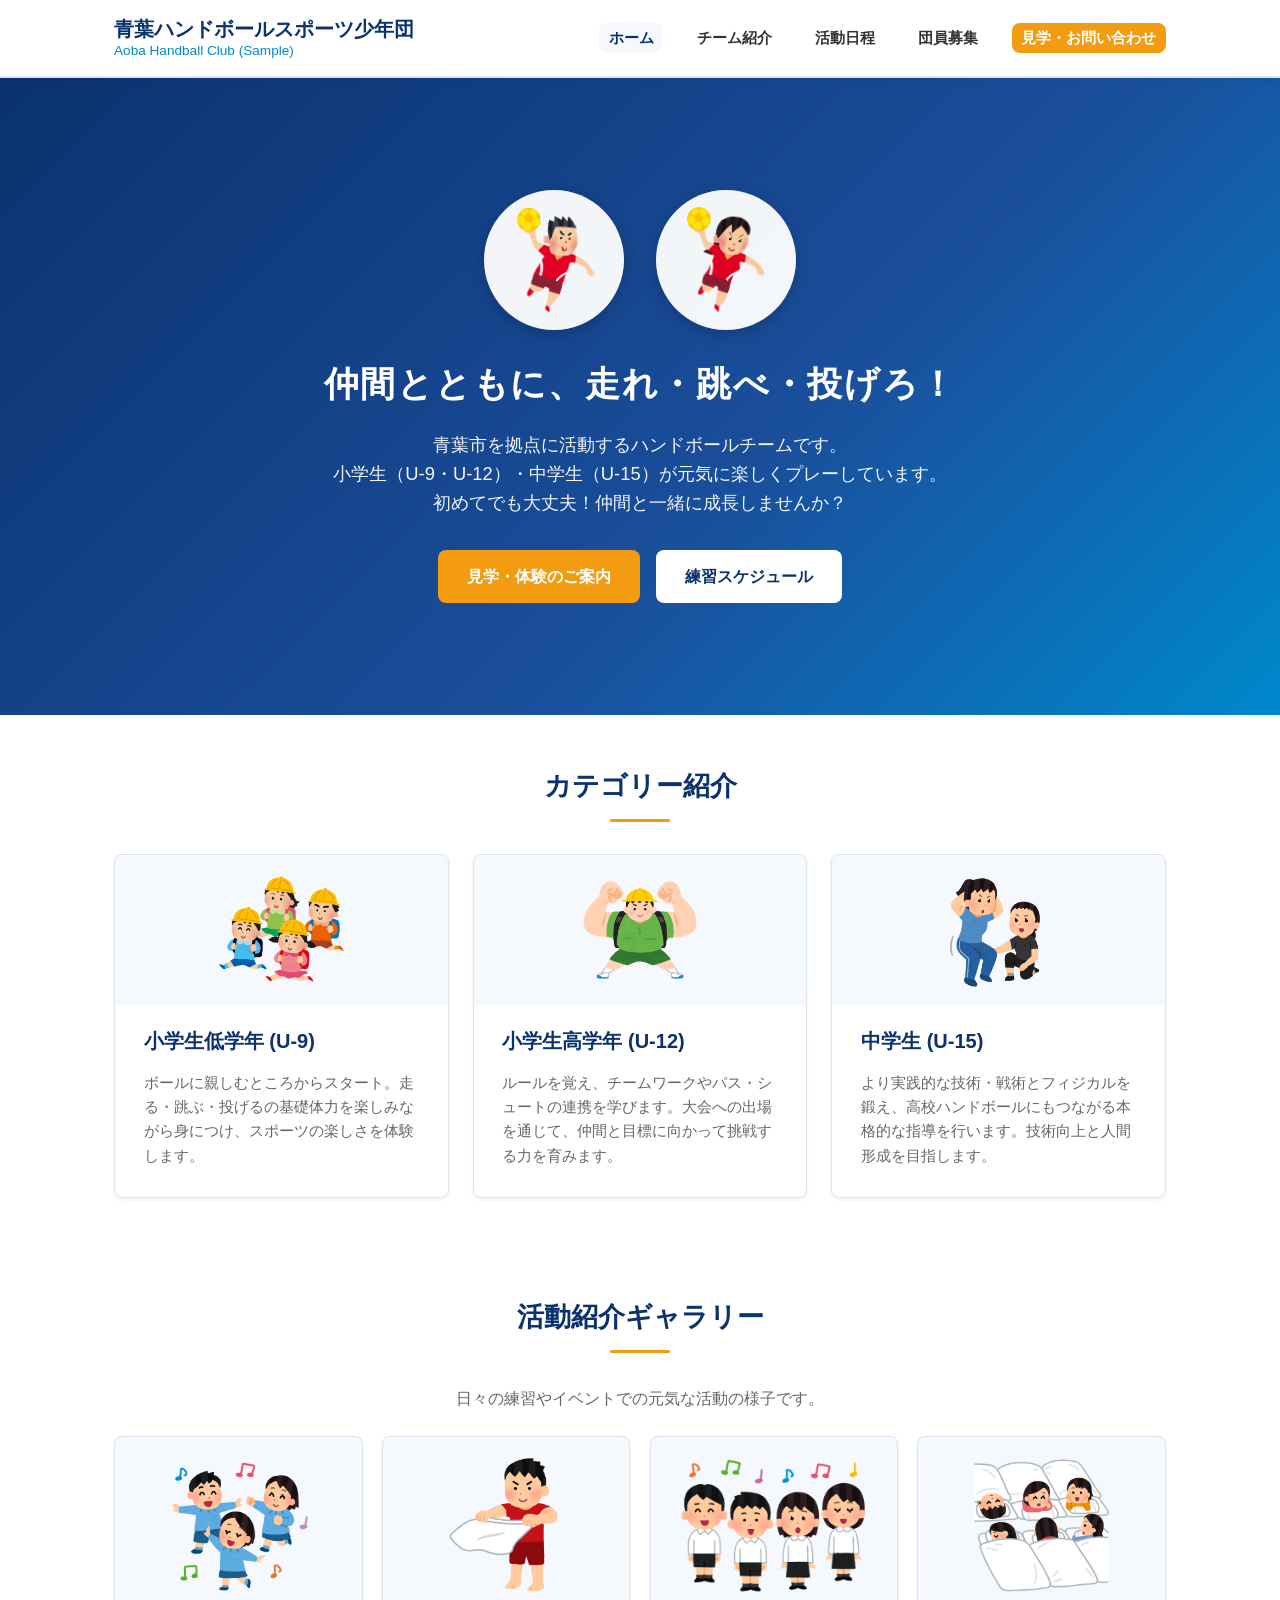
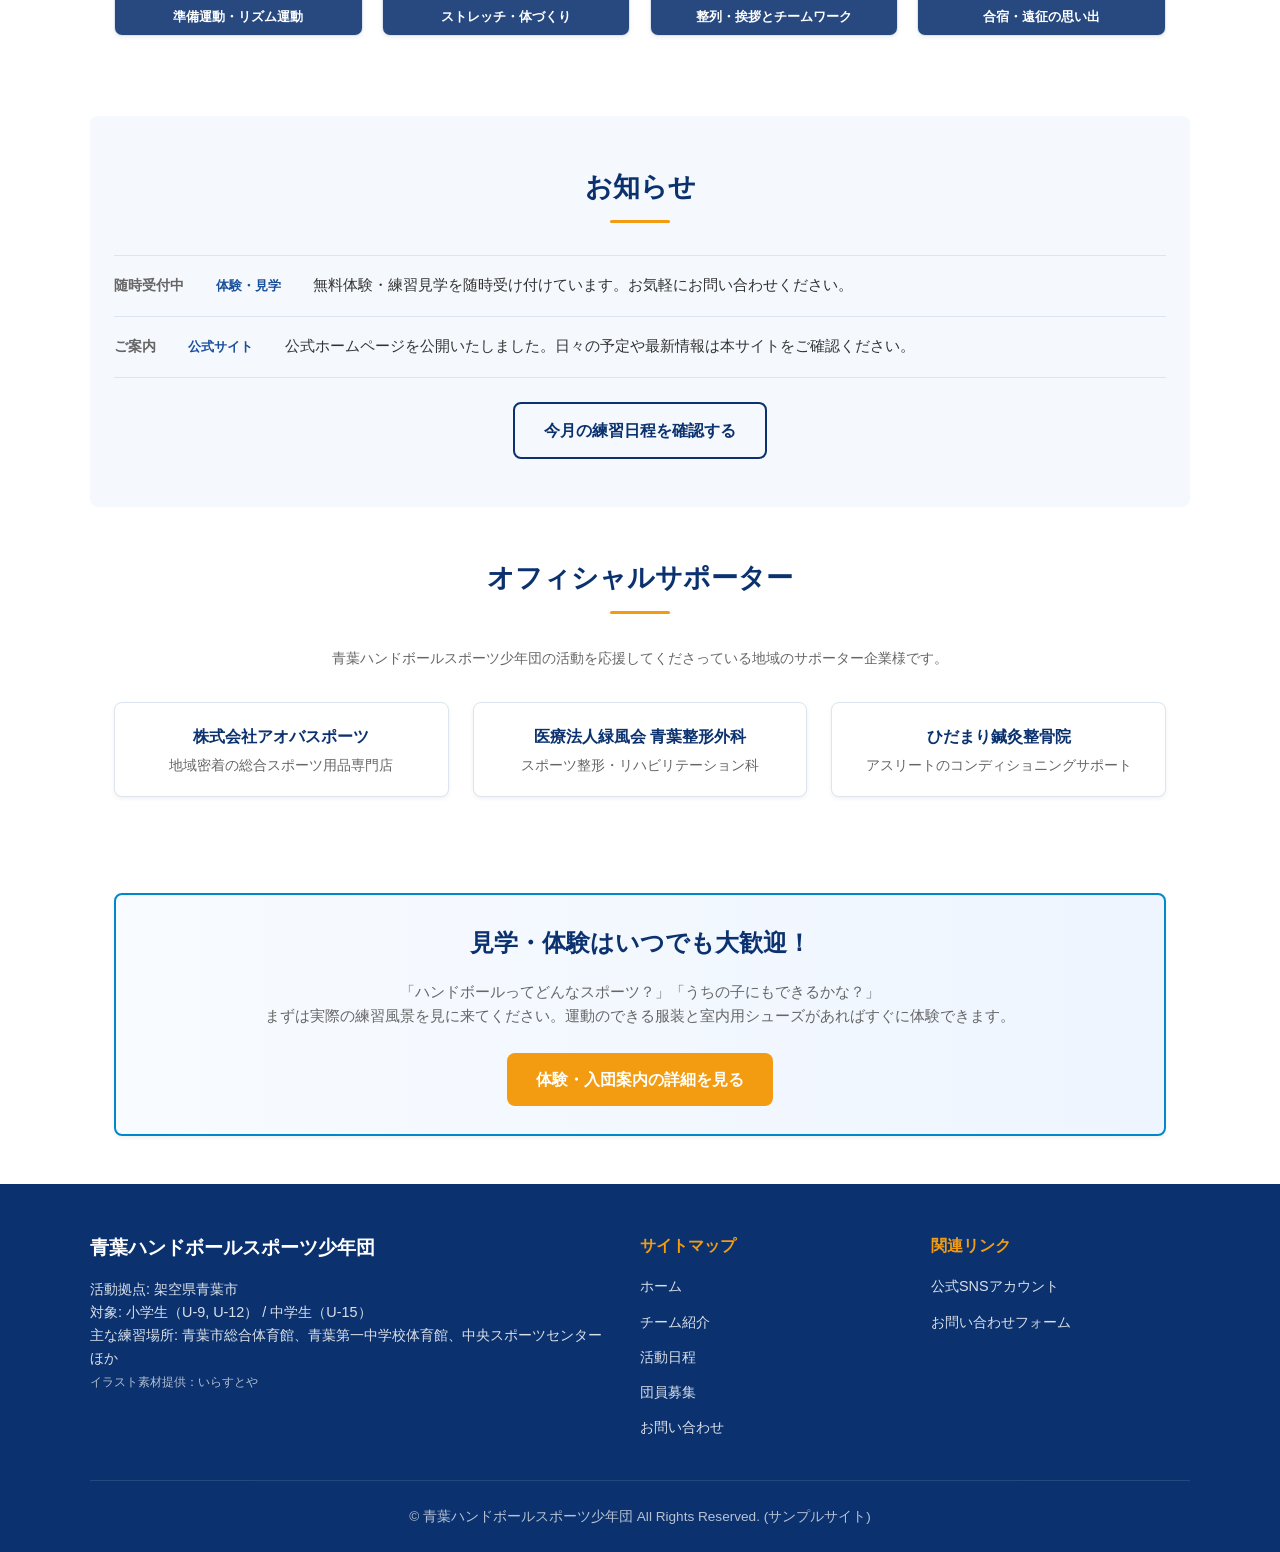
<file: index.html>
﻿<!DOCTYPE html>
<html lang="ja">
<head>
  <meta charset="UTF-8">
  <meta name="viewport" content="width=device-width, initial-scale=1.0">
  <title>青葉ハンドボールスポーツ少年団 | 公式サンプルサイト</title>
  <meta name="description" content="青葉市で活動する「青葉ハンドボールスポーツ少年団」の公式Webサイト（サンプル）です。小学生（U-9、U-12）から中学生（U-15）まで元気に活動中！未経験者大歓迎、見学・体験随時受付中。">
  <meta name="robots" content="noindex, nofollow">
  <meta http-equiv="Content-Security-Policy" content="default-src 'self'; script-src 'self' https://www.googletagmanager.com; connect-src 'self' https://*.google-analytics.com https://*.analytics.google.com https://*.googletagmanager.com; style-src 'self' 'unsafe-inline'; img-src 'self' data: https://*.google-analytics.com https://*.googletagmanager.com; frame-src https://calendar.google.com https://docs.google.com; object-src 'none'; base-uri 'self';">
  <link rel="stylesheet" href="css/style.css">
</head>
<body>

  <!-- ヘッダー -->
  <header class="site-header">
    <div class="header-container">
      <a href="index.html" class="site-logo">
        青葉ハンドボールスポーツ少年団
        <span>Aoba Handball Club (Sample)</span>
      </a>
      <button class="menu-toggle" aria-label="メニューを開く" aria-expanded="false">
        <span></span>
        <span></span>
        <span></span>
      </button>
      <nav>
        <ul class="nav-menu">
          <li><a href="index.html" class="active">ホーム</a></li>
          <li><a href="about.html">チーム紹介</a></li>
          <li><a href="schedule.html">活動日程</a></li>
          <li><a href="recruit.html">団員募集</a></li>
          <li><a href="contact.html" class="nav-cta">見学・お問い合わせ</a></li>
        </ul>
      </nav>
    </div>
  </header>

  <!-- メインコンテンツ -->
  <main>
    <!-- ヒーローセクション -->
    <section class="hero">
      <div class="container">
        <div class="hero-visual">
          <div class="hero-illust-circle">
            <img src="assets/images/olympic28_handball.png" alt="男子ハンドボール選手">
          </div>
          <div class="hero-illust-circle">
            <img src="assets/images/recruit.png" alt="女子ハンドボール選手">
          </div>
        </div>
        <h1 class="hero-title">仲間とともに、走れ・跳べ・投げろ！</h1>
        <p class="hero-subtitle">
          青葉市を拠点に活動するハンドボールチームです。<br>
          小学生（U-9・U-12）・中学生（U-15）が元気に楽しくプレーしています。<br>
          初めてでも大丈夫！仲間と一緒に成長しませんか？
        </p>
        <div class="hero-actions">
          <a href="recruit.html" class="btn btn-primary">見学・体験のご案内</a>
          <a href="schedule.html" class="btn btn-secondary">練習スケジュール</a>
        </div>
      </div>
    </section>

    <!-- チームの特徴・カテゴリ -->
    <section class="container">
      <h2 class="section-title">カテゴリー紹介</h2>
      <div class="grid-3">
        <div class="card">
          <div class="card-img-container">
            <img src="assets/images/u-9.png" alt="小学生低学年(U-9)">
          </div>
          <h3>小学生低学年 (U-9)</h3>
          <p>
            ボールに親しむところからスタート。走る・跳ぶ・投げるの基礎体力を楽しみながら身につけ、スポーツの楽しさを体験します。
          </p>
        </div>
        <div class="card">
          <div class="card-img-container">
            <img src="assets/images/u-12.png" alt="小学生高学年(U-12)">
          </div>
          <h3>小学生高学年 (U-12)</h3>
          <p>
            ルールを覚え、チームワークやパス・シュートの連携を学びます。大会への出場を通じて、仲間と目標に向かって挑戦する力を育みます。
          </p>
        </div>
        <div class="card">
          <div class="card-img-container">
            <img src="assets/images/undou_squat_personal_trainer_woman.png" alt="中学生(U-15)">
          </div>
          <h3>中学生 (U-15)</h3>
          <p>
            より実践的な技術・戦術とフィジカルを鍛え、高校ハンドボールにもつながる本格的な指導を行います。技術向上と人間形成を目指します。
          </p>
        </div>
      </div>
    </section>

    <!-- 活動フォトギャラリー（イラスト版） -->
    <section class="container">
      <h2 class="section-title">活動紹介ギャラリー</h2>
      <p style="text-align: center; color: var(--text-muted); margin-bottom: 1rem;">
        日々の練習やイベントでの元気な活動の様子です。
      </p>
      <div class="gallery-grid">
        <div class="gallery-item">
          <img src="assets/images/dance_youchien.png" alt="準備運動・リズム遊び">
          <div class="gallery-caption">準備運動・リズム運動</div>
        </div>
        <div class="gallery-item">
          <img src="assets/images/ofuro_sauna_neppashi_man.png" alt="ストレッチ・体づくり">
          <div class="gallery-caption">ストレッチ・体づくり</div>
        </div>
        <div class="gallery-item">
          <img src="assets/images/music_gassyou_kids_asia_formal.png" alt="整列・挨拶">
          <div class="gallery-caption">整列・挨拶とチームワーク</div>
        </div>
        <div class="gallery-item">
          <img src="assets/images/gassyuku_sleep_girls.png" alt="合宿・遠征の思い出">
          <div class="gallery-caption">合宿・遠征の思い出</div>
        </div>
      </div>
    </section>

    <!-- 最新情報とお知らせ -->
    <section class="container" style="background-color: var(--bg-light); border-radius: var(--radius); margin-top: 2rem;">
      <h2 class="section-title">お知らせ</h2>
      <ul class="news-list">
        <li class="news-item">
          <span class="news-date">随時受付中</span>
          <span class="news-tag">体験・見学</span>
          <span class="news-content">無料体験・練習見学を随時受け付けています。お気軽にお問い合わせください。</span>
        </li>
        <li class="news-item">
          <span class="news-date">ご案内</span>
          <span class="news-tag">公式サイト</span>
          <span class="news-content">公式ホームページを公開いたしました。日々の予定や最新情報は本サイトをご確認ください。</span>
        </li>
      </ul>
      <div style="text-align: center; margin-top: 1.5rem;">
        <a href="schedule.html" class="btn btn-outline">今月の練習日程を確認する</a>
      </div>
    </section>

    <!-- 架空オフィシャルサポーター・スポンサー枠 -->
    <section class="container">
      <h2 class="section-title">オフィシャルサポーター</h2>
      <p style="text-align: center; color: var(--text-muted); font-size: 0.9rem; margin-bottom: 1.5rem;">
        青葉ハンドボールスポーツ少年団の活動を応援してくださっている地域のサポーター企業様です。
      </p>
      <div class="grid-3" style="text-align: center;">
        <div class="card" style="padding: 1.2rem;">
          <h4 style="color: var(--primary-color);">株式会社アオバスポーツ</h4>
          <p style="font-size: 0.85rem; margin-top: 0.3rem;">地域密着の総合スポーツ用品専門店</p>
        </div>
        <div class="card" style="padding: 1.2rem;">
          <h4 style="color: var(--primary-color);">医療法人緑風会 青葉整形外科</h4>
          <p style="font-size: 0.85rem; margin-top: 0.3rem;">スポーツ整形・リハビリテーション科</p>
        </div>
        <div class="card" style="padding: 1.2rem;">
          <h4 style="color: var(--primary-color);">ひだまり鍼灸整骨院</h4>
          <p style="font-size: 0.85rem; margin-top: 0.3rem;">アスリートのコンディショニングサポート</p>
        </div>
      </div>
    </section>

    <!-- 体験見学へのCTAセクション -->
    <section class="container">
      <div class="card" style="text-align: center; background: linear-gradient(to right, #f8fbff, #eef5ff); border: 2px solid var(--secondary-color);">
        <h2 style="color: var(--primary-color); margin-bottom: 1rem;">見学・体験はいつでも大歓迎！</h2>
        <p style="margin-bottom: 1.5rem; color: var(--text-muted);">
          「ハンドボールってどんなスポーツ？」「うちの子にもできるかな？」<br>
          まずは実際の練習風景を見に来てください。運動のできる服装と室内用シューズがあればすぐに体験できます。
        </p>
        <a href="recruit.html" class="btn btn-primary">体験・入団案内の詳細を見る</a>
      </div>
    </section>
  </main>

  <!-- フッター -->
  <footer class="site-footer">
    <div class="footer-container">
      <div class="footer-info">
        <h3>青葉ハンドボールスポーツ少年団</h3>
        <p>
          活動拠点: 架空県青葉市<br>
          対象: 小学生（U-9, U-12） / 中学生（U-15）<br>
          主な練習場所: 青葉市総合体育館、青葉第一中学校体育館、中央スポーツセンター ほか<br>
          <small style="opacity: 0.8;">イラスト素材提供：いらすとや</small>
        </p>
      </div>
      <div class="footer-links">
        <h4>サイトマップ</h4>
        <ul>
          <li><a href="index.html">ホーム</a></li>
          <li><a href="about.html">チーム紹介</a></li>
          <li><a href="schedule.html">活動日程</a></li>
          <li><a href="recruit.html">団員募集</a></li>
          <li><a href="contact.html">お問い合わせ</a></li>
        </ul>
      </div>
      <div class="footer-links">
        <h4>関連リンク</h4>
        <ul>
          <li><a href="https://example.com/instagram" target="_blank" rel="noopener noreferrer">公式SNSアカウント</a></li>
          <li><a href="contact.html">お問い合わせフォーム</a></li>
        </ul>
      </div>
    </div>
    <div class="footer-bottom">
      <p>&copy; 青葉ハンドボールスポーツ少年団 All Rights Reserved. (サンプルサイト)</p>
    </div>
  </footer>

  <script src="js/main.js"></script>
</body>
</html>
</file>
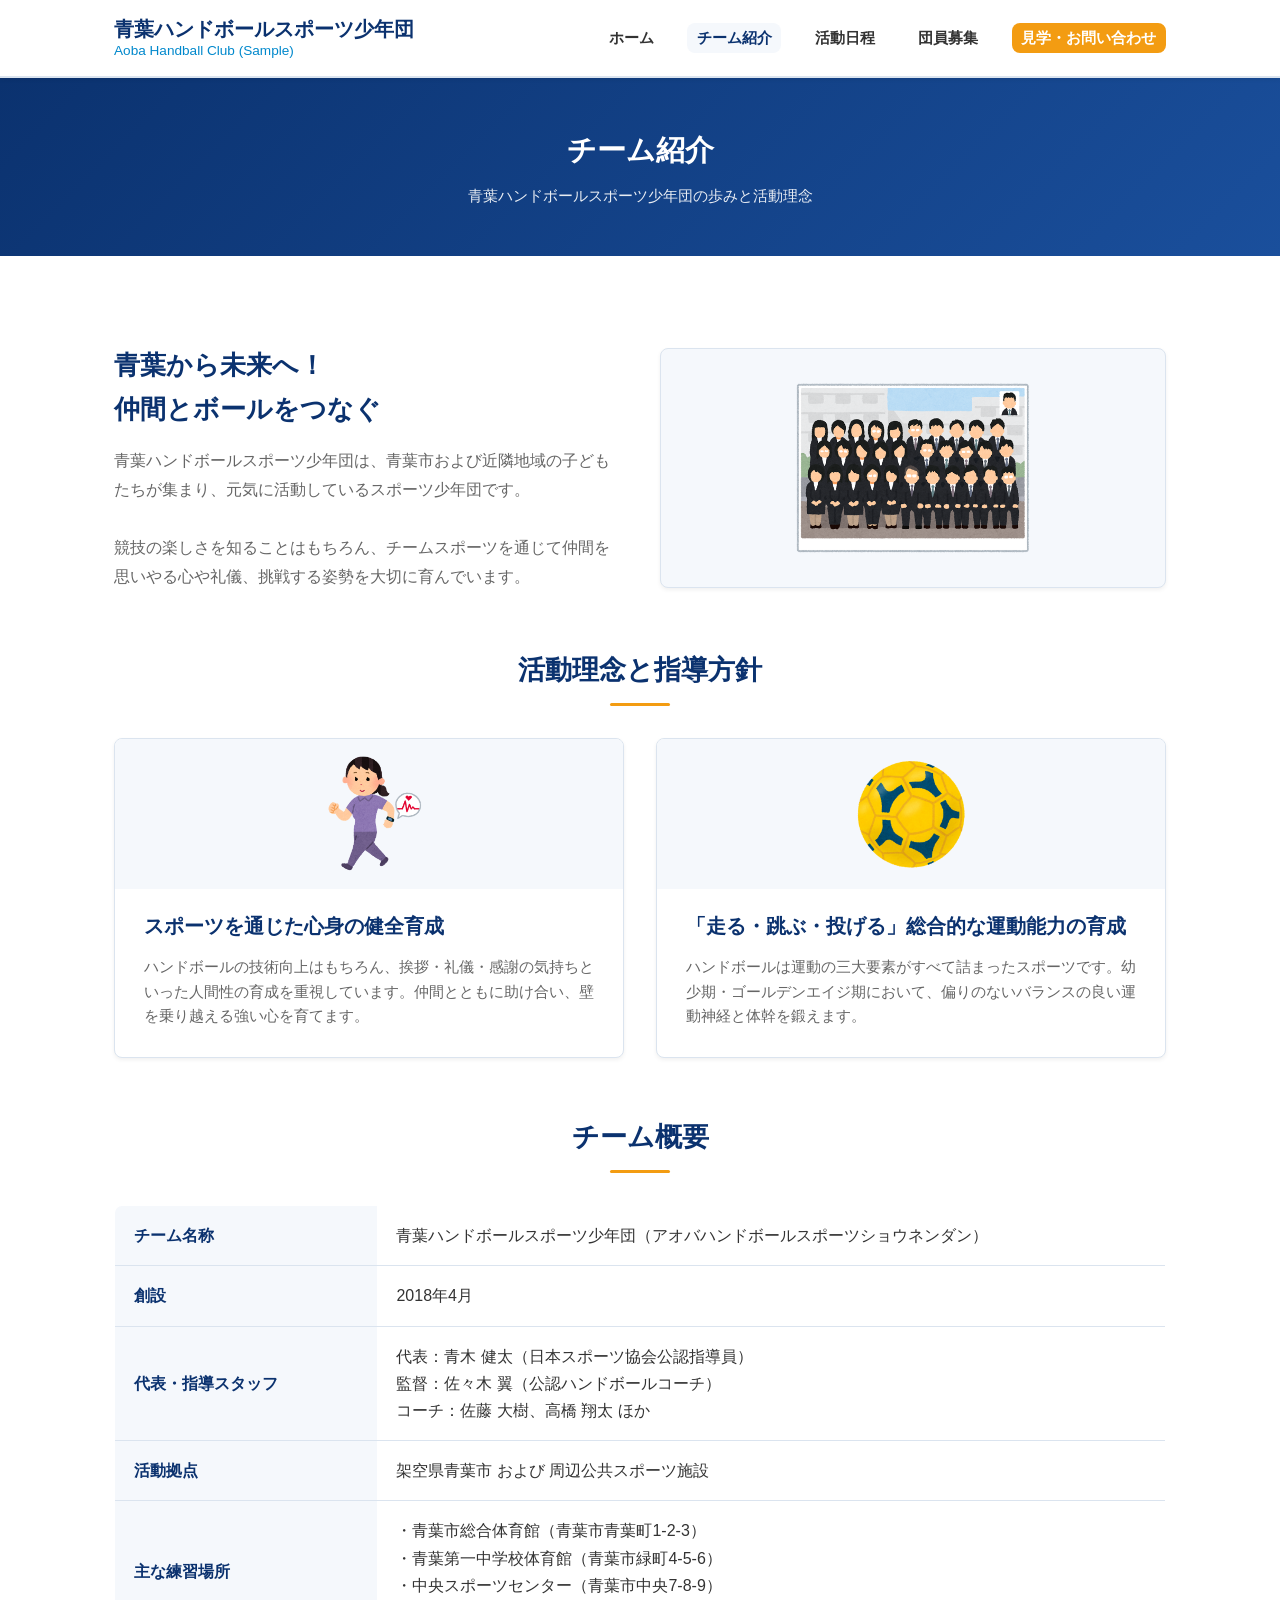
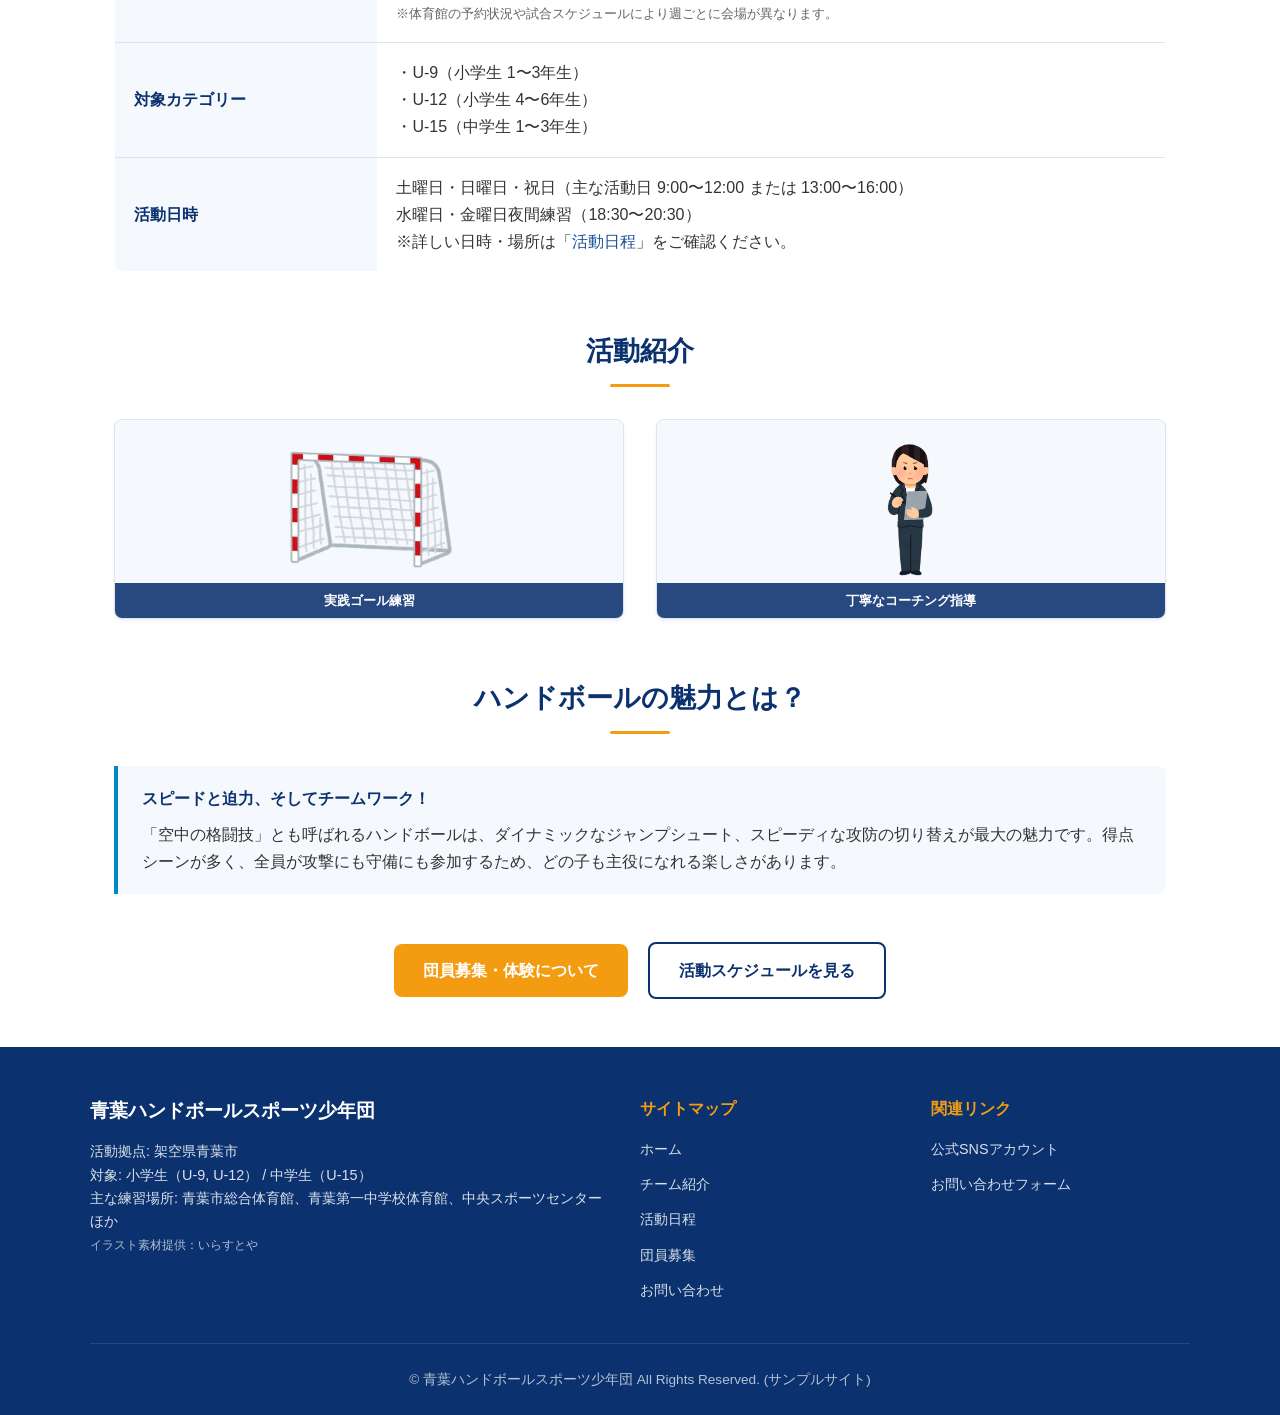
<file: about.html>
﻿<!DOCTYPE html>
<html lang="ja">
<head>
  <meta charset="UTF-8">
  <meta name="viewport" content="width=device-width, initial-scale=1.0">
  <title>チーム紹介 | 青葉ハンドボールスポーツ少年団 (サンプルサイト)</title>
  <meta name="description" content="青葉ハンドボールスポーツ少年団のチーム理念、活動概要、練習拠点、対象学年についてご紹介します。">
  <meta name="robots" content="noindex, nofollow">
  <meta http-equiv="Content-Security-Policy" content="default-src 'self'; script-src 'self' https://www.googletagmanager.com; connect-src 'self' https://*.google-analytics.com https://*.analytics.google.com https://*.googletagmanager.com; style-src 'self' 'unsafe-inline'; img-src 'self' data: https://*.google-analytics.com https://*.googletagmanager.com; frame-src https://calendar.google.com https://docs.google.com; object-src 'none'; base-uri 'self';">
  <link rel="stylesheet" href="css/style.css">
</head>
<body>

  <!-- ヘッダー -->
  <header class="site-header">
    <div class="header-container">
      <a href="index.html" class="site-logo">
        青葉ハンドボールスポーツ少年団
        <span>Aoba Handball Club (Sample)</span>
      </a>
      <button class="menu-toggle" aria-label="メニューを開く" aria-expanded="false">
        <span></span>
        <span></span>
        <span></span>
      </button>
      <nav>
        <ul class="nav-menu">
          <li><a href="index.html">ホーム</a></li>
          <li><a href="about.html" class="active">チーム紹介</a></li>
          <li><a href="schedule.html">活動日程</a></li>
          <li><a href="recruit.html">団員募集</a></li>
          <li><a href="contact.html" class="nav-cta">見学・お問い合わせ</a></li>
        </ul>
      </nav>
    </div>
  </header>

  <!-- ページヘッダー -->
  <div class="page-header">
    <div class="container" style="padding: 0;">
      <h1>チーム紹介</h1>
      <p>青葉ハンドボールスポーツ少年団の歩みと活動理念</p>
    </div>
  </div>

  <!-- メインコンテンツ -->
  <main class="container">
    <!-- アイキャッチセクション -->
    <div class="image-feature">
      <div>
        <h2 style="color: var(--primary-color); margin-bottom: 1rem; font-size: 1.6rem;">
          青葉から未来へ！<br>仲間とボールをつなぐ
        </h2>
        <p style="color: var(--text-muted); line-height: 1.8;">
          青葉ハンドボールスポーツ少年団は、青葉市および近隣地域の子どもたちが集まり、元気に活動しているスポーツ少年団です。<br><br>
          競技の楽しさを知ることはもちろん、チームスポーツを通じて仲間を思いやる心や礼儀、挑戦する姿勢を大切に育んでいます。
        </p>
      </div>
      <div class="image-feature-container">
        <img src="assets/images/team.png" alt="指導者・保護者スタッフのイラスト">
      </div>
    </div>

    <!-- 活動理念と指導方針 -->
    <section style="margin-top: 3.5rem;">
      <h2 class="section-title">活動理念と指導方針</h2>
      <div class="grid-2">
        <div class="card">
          <div class="card-img-container">
            <img src="assets/images/sports_katsudouryoukei_woman.png" alt="スポーツを通じた心身の健全育成">
          </div>
          <h3>スポーツを通じた心身の健全育成</h3>
          <p>
            ハンドボールの技術向上はもちろん、挨拶・礼儀・感謝の気持ちといった人間性の育成を重視しています。仲間とともに助け合い、壁を乗り越える強い心を育てます。
          </p>
        </div>
        <div class="card">
          <div class="card-img-container">
            <img src="assets/images/handball_ball.png" alt="総合的な運動能力の育成">
          </div>
          <h3>「走る・跳ぶ・投げる」総合的な運動能力の育成</h3>
          <p>
            ハンドボールは運動の三大要素がすべて詰まったスポーツです。幼少期・ゴールデンエイジ期において、偏りのないバランスの良い運動神経と体幹を鍛えます。
          </p>
        </div>
      </div>
    </section>

    <!-- チーム概要（架空設定） -->
    <section style="margin-top: 3.5rem;">
      <h2 class="section-title">チーム概要</h2>
      <table class="info-table">
        <tbody>
          <tr>
            <th>チーム名称</th>
            <td>青葉ハンドボールスポーツ少年団（アオバハンドボールスポーツショウネンダン）</td>
          </tr>
          <tr>
            <th>創設</th>
            <td>2018年4月</td>
          </tr>
          <tr>
            <th>代表・指導スタッフ</th>
            <td>
              代表：青木 健太（日本スポーツ協会公認指導員）<br>
              監督：佐々木 翼（公認ハンドボールコーチ）<br>
              コーチ：佐藤 大樹、高橋 翔太 ほか
            </td>
          </tr>
          <tr>
            <th>活動拠点</th>
            <td>架空県青葉市 および 周辺公共スポーツ施設</td>
          </tr>
          <tr>
            <th>主な練習場所</th>
            <td>
              ・青葉市総合体育館（青葉市青葉町1-2-3）<br>
              ・青葉第一中学校体育館（青葉市緑町4-5-6）<br>
              ・中央スポーツセンター（青葉市中央7-8-9）<br>
              <small style="color: var(--text-muted);">※体育館の予約状況や試合スケジュールにより週ごとに会場が異なります。</small>
            </td>
          </tr>
          <tr>
            <th>対象カテゴリー</th>
            <td>
              ・U-9（小学生 1〜3年生）<br>
              ・U-12（小学生 4〜6年生）<br>
              ・U-15（中学生 1〜3年生）
            </td>
          </tr>
          <tr>
            <th>活動日時</th>
            <td>
              土曜日・日曜日・祝日（主な活動日 9:00〜12:00 または 13:00〜16:00）<br>
              水曜日・金曜日夜間練習（18:30〜20:30）<br>
              ※詳しい日時・場所は「<a href="schedule.html">活動日程</a>」をご確認ください。
            </td>
          </tr>
        </tbody>
      </table>
    </section>

    <!-- 活動スナップ（イラスト版） -->
    <section style="margin-top: 3.5rem;">
      <h2 class="section-title">活動紹介</h2>
      <div class="grid-2">
        <div class="gallery-item">
          <img src="assets/images/handball_goal.png" alt="ゴールに向かって練習">
          <div class="gallery-caption">実践ゴール練習</div>
        </div>
        <div class="gallery-item">
          <img src="assets/images/job_kantokukan_woman.png" alt="指導員による丁寧なコーチング">
          <div class="gallery-caption">丁寧なコーチング指導</div>
        </div>
      </div>
    </section>

    <!-- ハンドボールの魅力 -->
    <section style="margin-top: 3.5rem;">
      <h2 class="section-title">ハンドボールの魅力とは？</h2>
      <div class="info-box">
        <h4>スピードと迫力、そしてチームワーク！</h4>
        <p>
          「空中の格闘技」とも呼ばれるハンドボールは、ダイナミックなジャンプシュート、スピーディな攻防の切り替えが最大の魅力です。得点シーンが多く、全員が攻撃にも守備にも参加するため、どの子も主役になれる楽しさがあります。
        </p>
      </div>
    </section>

    <!-- 次のステップへの導線 -->
    <section style="margin-top: 3rem; text-align: center;">
      <a href="recruit.html" class="btn btn-primary" style="margin-right: 1rem;">団員募集・体験について</a>
      <a href="schedule.html" class="btn btn-outline">活動スケジュールを見る</a>
    </section>
  </main>

  <!-- フッター -->
  <footer class="site-footer">
    <div class="footer-container">
      <div class="footer-info">
        <h3>青葉ハンドボールスポーツ少年団</h3>
        <p>
          活動拠点: 架空県青葉市<br>
          対象: 小学生（U-9, U-12） / 中学生（U-15）<br>
          主な練習場所: 青葉市総合体育館、青葉第一中学校体育館、中央スポーツセンター ほか<br>
          <small style="opacity: 0.8;">イラスト素材提供：いらすとや</small>
        </p>
      </div>
      <div class="footer-links">
        <h4>サイトマップ</h4>
        <ul>
          <li><a href="index.html">ホーム</a></li>
          <li><a href="about.html">チーム紹介</a></li>
          <li><a href="schedule.html">活動日程</a></li>
          <li><a href="recruit.html">団員募集</a></li>
          <li><a href="contact.html">お問い合わせ</a></li>
        </ul>
      </div>
      <div class="footer-links">
        <h4>関連リンク</h4>
        <ul>
          <li><a href="https://example.com/instagram" target="_blank" rel="noopener noreferrer">公式SNSアカウント</a></li>
          <li><a href="contact.html">お問い合わせフォーム</a></li>
        </ul>
      </div>
    </div>
    <div class="footer-bottom">
      <p>&copy; 青葉ハンドボールスポーツ少年団 All Rights Reserved. (サンプルサイト)</p>
    </div>
  </footer>

  <script src="js/main.js"></script>
</body>
</html>
</file>
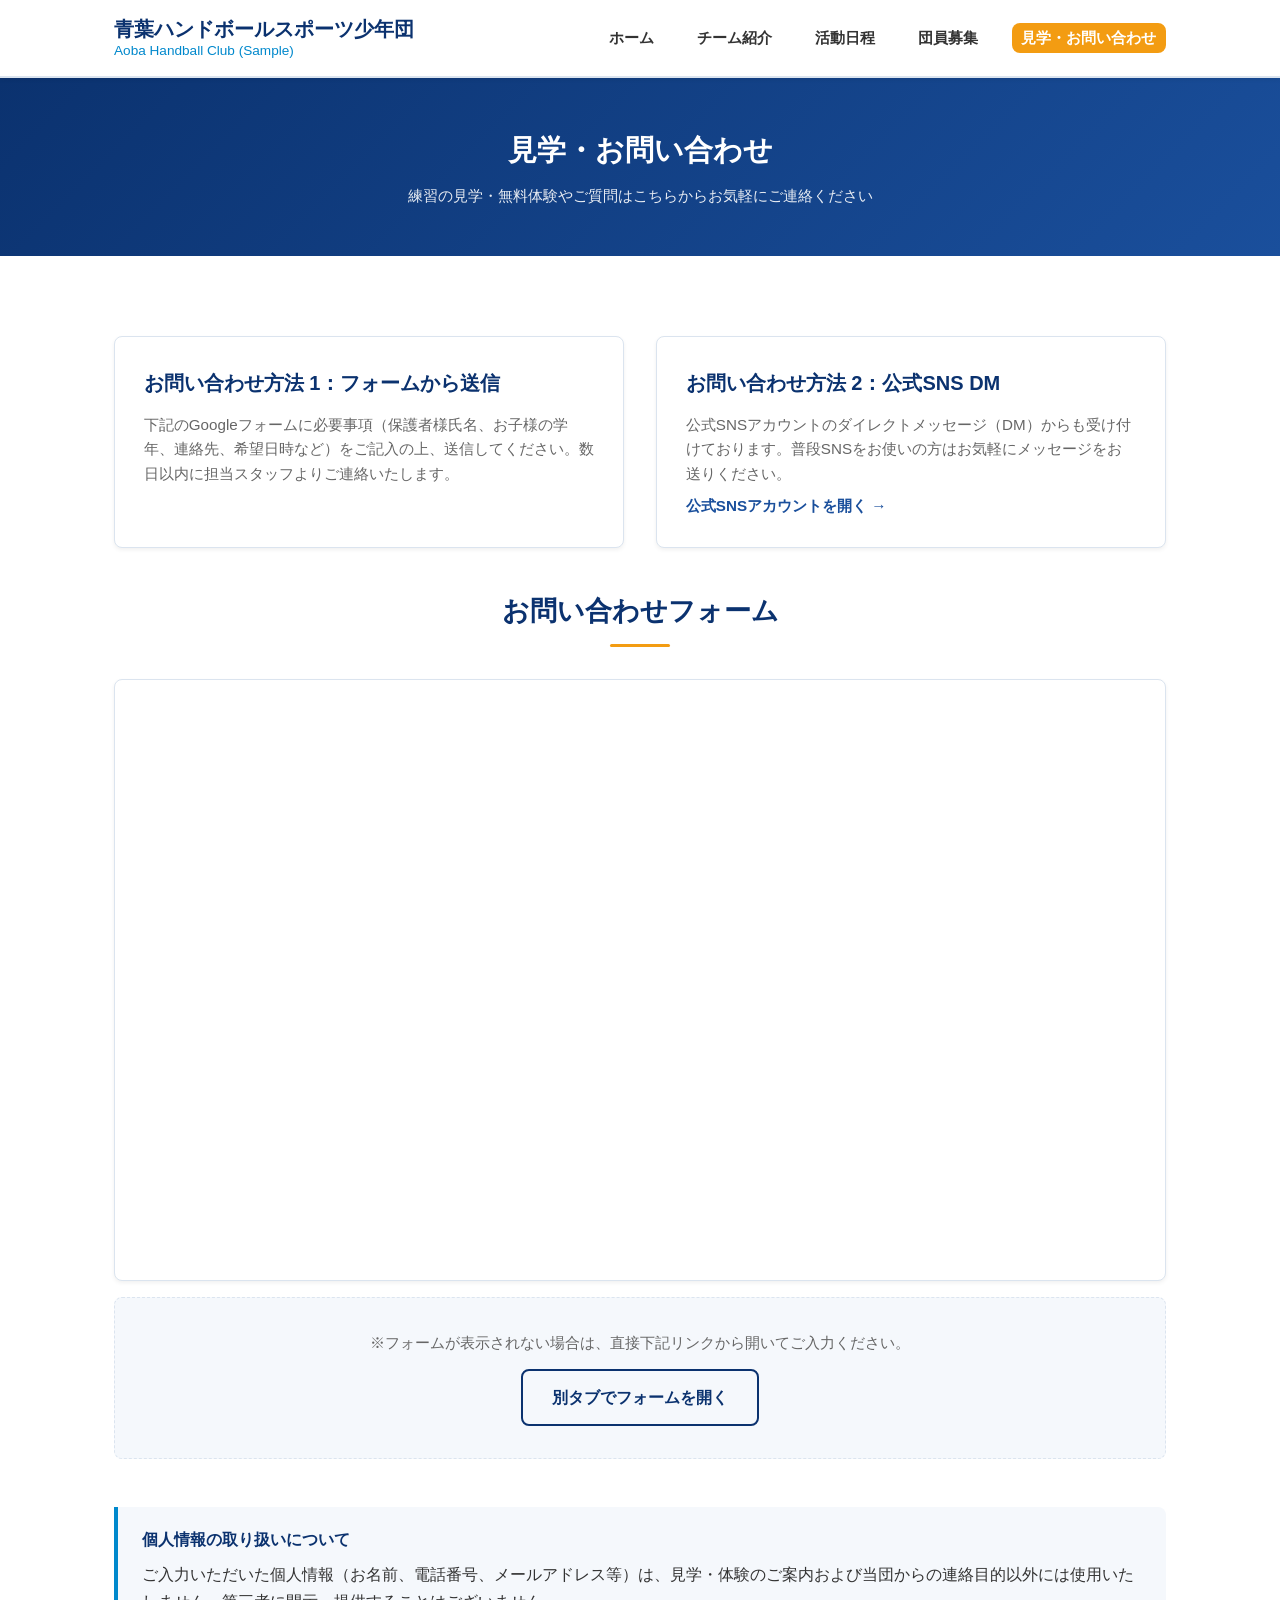
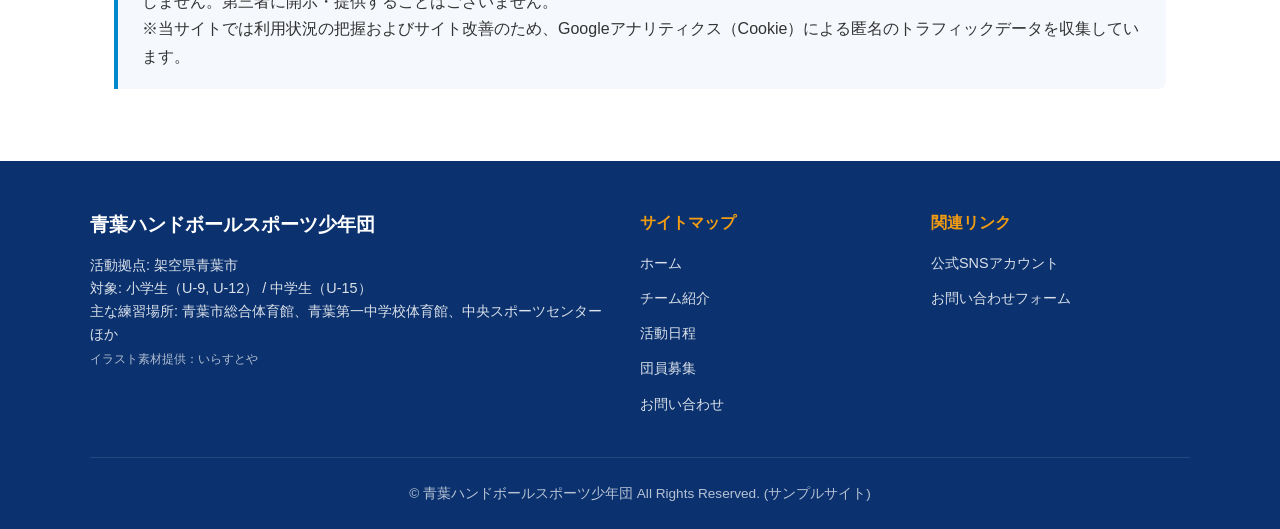
<file: contact.html>
﻿<!DOCTYPE html>
<html lang="ja">
<head>
  <meta charset="UTF-8">
  <meta name="viewport" content="width=device-width, initial-scale=1.0">
  <title>見学・お問い合わせ | 青葉ハンドボールスポーツ少年団 (サンプルサイト)</title>
  <meta name="description" content="青葉ハンドボールスポーツ少年団へのお問い合わせ・体験見学のお申し込み窓口です。Googleフォームまたは公式SNSよりご連絡ください。">
  <meta name="robots" content="noindex, nofollow">
  <meta http-equiv="Content-Security-Policy" content="default-src 'self'; script-src 'self' https://www.googletagmanager.com; connect-src 'self' https://*.google-analytics.com https://*.analytics.google.com https://*.googletagmanager.com; style-src 'self' 'unsafe-inline'; img-src 'self' data: https://*.google-analytics.com https://*.googletagmanager.com; frame-src https://calendar.google.com https://docs.google.com; object-src 'none'; base-uri 'self';">
  <link rel="stylesheet" href="css/style.css">
</head>
<body>

  <!-- ヘッダー -->
  <header class="site-header">
    <div class="header-container">
      <a href="index.html" class="site-logo">
        青葉ハンドボールスポーツ少年団
        <span>Aoba Handball Club (Sample)</span>
      </a>
      <button class="menu-toggle" aria-label="メニューを開く" aria-expanded="false">
        <span></span>
        <span></span>
        <span></span>
      </button>
      <nav>
        <ul class="nav-menu">
          <li><a href="index.html">ホーム</a></li>
          <li><a href="about.html">チーム紹介</a></li>
          <li><a href="schedule.html">活動日程</a></li>
          <li><a href="recruit.html">団員募集</a></li>
          <li><a href="contact.html" class="nav-cta active">見学・お問い合わせ</a></li>
        </ul>
      </nav>
    </div>
  </header>

  <!-- ページヘッダー -->
  <div class="page-header">
    <div class="container" style="padding: 0;">
      <h1>見学・お問い合わせ</h1>
      <p>練習の見学・無料体験やご質問はこちらからお気軽にご連絡ください</p>
    </div>
  </div>

  <!-- メインコンテンツ -->
  <main class="container">
    <section>
      <div class="grid-2" style="margin-bottom: 2.5rem;">
        <div class="card">
          <h3>お問い合わせ方法 1：フォームから送信</h3>
          <p>
            下記のGoogleフォームに必要事項（保護者様氏名、お子様の学年、連絡先、希望日時など）をご記入の上、送信してください。数日以内に担当スタッフよりご連絡いたします。
          </p>
        </div>
        <div class="card">
          <h3>お問い合わせ方法 2：公式SNS DM</h3>
          <p>
            公式SNSアカウントのダイレクトメッセージ（DM）からも受け付けております。普段SNSをお使いの方はお気軽にメッセージをお送りください。<br>
            <a href="https://example.com/instagram" target="_blank" rel="noopener noreferrer" style="font-weight: 700; display: inline-block; margin-top: 0.5rem;">
              公式SNSアカウントを開く &rarr;
            </a>
          </p>
        </div>
      </div>

      <h2 class="section-title">お問い合わせフォーム</h2>
      
      <!-- Googleフォーム埋め込み枠 -->
      <div class="embed-wrapper">
        <iframe 
          src="https://docs.google.com/forms/d/e/1FAIpQLScP0kfyYpY0OLIII09-HzeQQ-rd3MMl4keKYBp_i-hyxEitpQ/viewform?embedded=true" 
          width="100%" 
          height="800" 
          frameborder="0" 
          marginheight="0" 
          marginwidth="0"
          loading="lazy"
          referrerpolicy="no-referrer-when-downgrade"
          title="お問い合わせフォーム">
          読み込んでいます…
        </iframe>
      </div>

      <!-- フォールバック案内 -->
      <div class="embed-fallback">
        <p style="color: var(--text-muted); font-size: 0.95rem;">
          ※フォームが表示されない場合は、直接下記リンクから開いてご入力ください。<br>
          <a href="https://docs.google.com/forms/d/e/1FAIpQLScP0kfyYpY0OLIII09-HzeQQ-rd3MMl4keKYBp_i-hyxEitpQ/viewform" target="_blank" rel="noopener noreferrer" class="btn btn-outline" style="margin-top: 0.8rem;">
            別タブでフォームを開く
          </a>
        </p>
      </div>
    </section>

    <!-- 個人情報について -->
    <section style="margin-top: 3rem;">
      <div class="info-box">
        <h4>個人情報の取り扱いについて</h4>
        <p>
          ご入力いただいた個人情報（お名前、電話番号、メールアドレス等）は、見学・体験のご案内および当団からの連絡目的以外には使用いたしません。第三者に開示・提供することはございません。
        <br>※当サイトでは利用状況の把握およびサイト改善のため、Googleアナリティクス（Cookie）による匿名のトラフィックデータを収集しています。</p>
      </div>
    </section>
  </main>

  <!-- フッター -->
  <footer class="site-footer">
    <div class="footer-container">
      <div class="footer-info">
        <h3>青葉ハンドボールスポーツ少年団</h3>
        <p>
          活動拠点: 架空県青葉市<br>
          対象: 小学生（U-9, U-12） / 中学生（U-15）<br>
          主な練習場所: 青葉市総合体育館、青葉第一中学校体育館、中央スポーツセンター ほか<br>
          <small style="opacity: 0.8;">イラスト素材提供：いらすとや</small>
        </p>
      </div>
      <div class="footer-links">
        <h4>サイトマップ</h4>
        <ul>
          <li><a href="index.html">ホーム</a></li>
          <li><a href="about.html">チーム紹介</a></li>
          <li><a href="schedule.html">活動日程</a></li>
          <li><a href="recruit.html">団員募集</a></li>
          <li><a href="contact.html">お問い合わせ</a></li>
        </ul>
      </div>
      <div class="footer-links">
        <h4>関連リンク</h4>
        <ul>
          <li><a href="https://example.com/instagram" target="_blank" rel="noopener noreferrer">公式SNSアカウント</a></li>
          <li><a href="contact.html">お問い合わせフォーム</a></li>
        </ul>
      </div>
    </div>
    <div class="footer-bottom">
      <p>&copy; 青葉ハンドボールスポーツ少年団 All Rights Reserved. (サンプルサイト)</p>
    </div>
  </footer>

  <script src="js/main.js"></script>
</body>
</html>
</file>
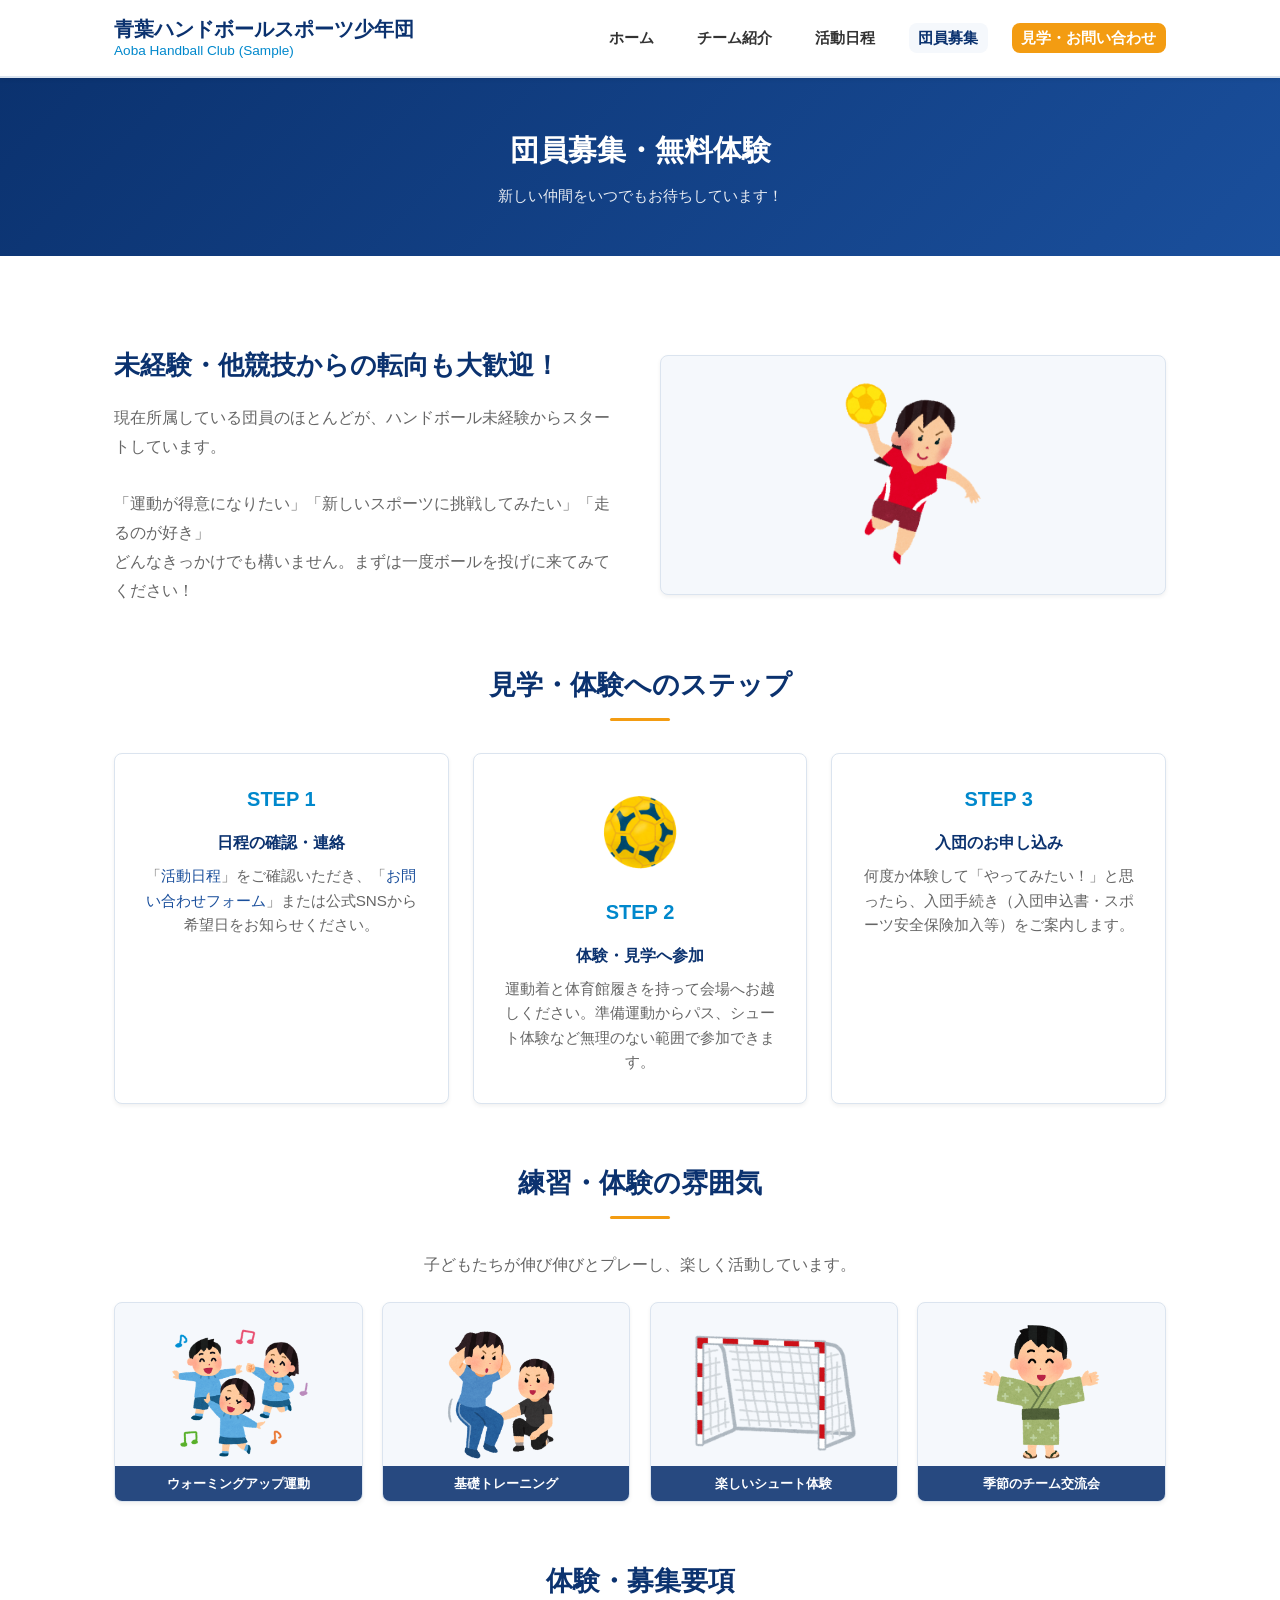
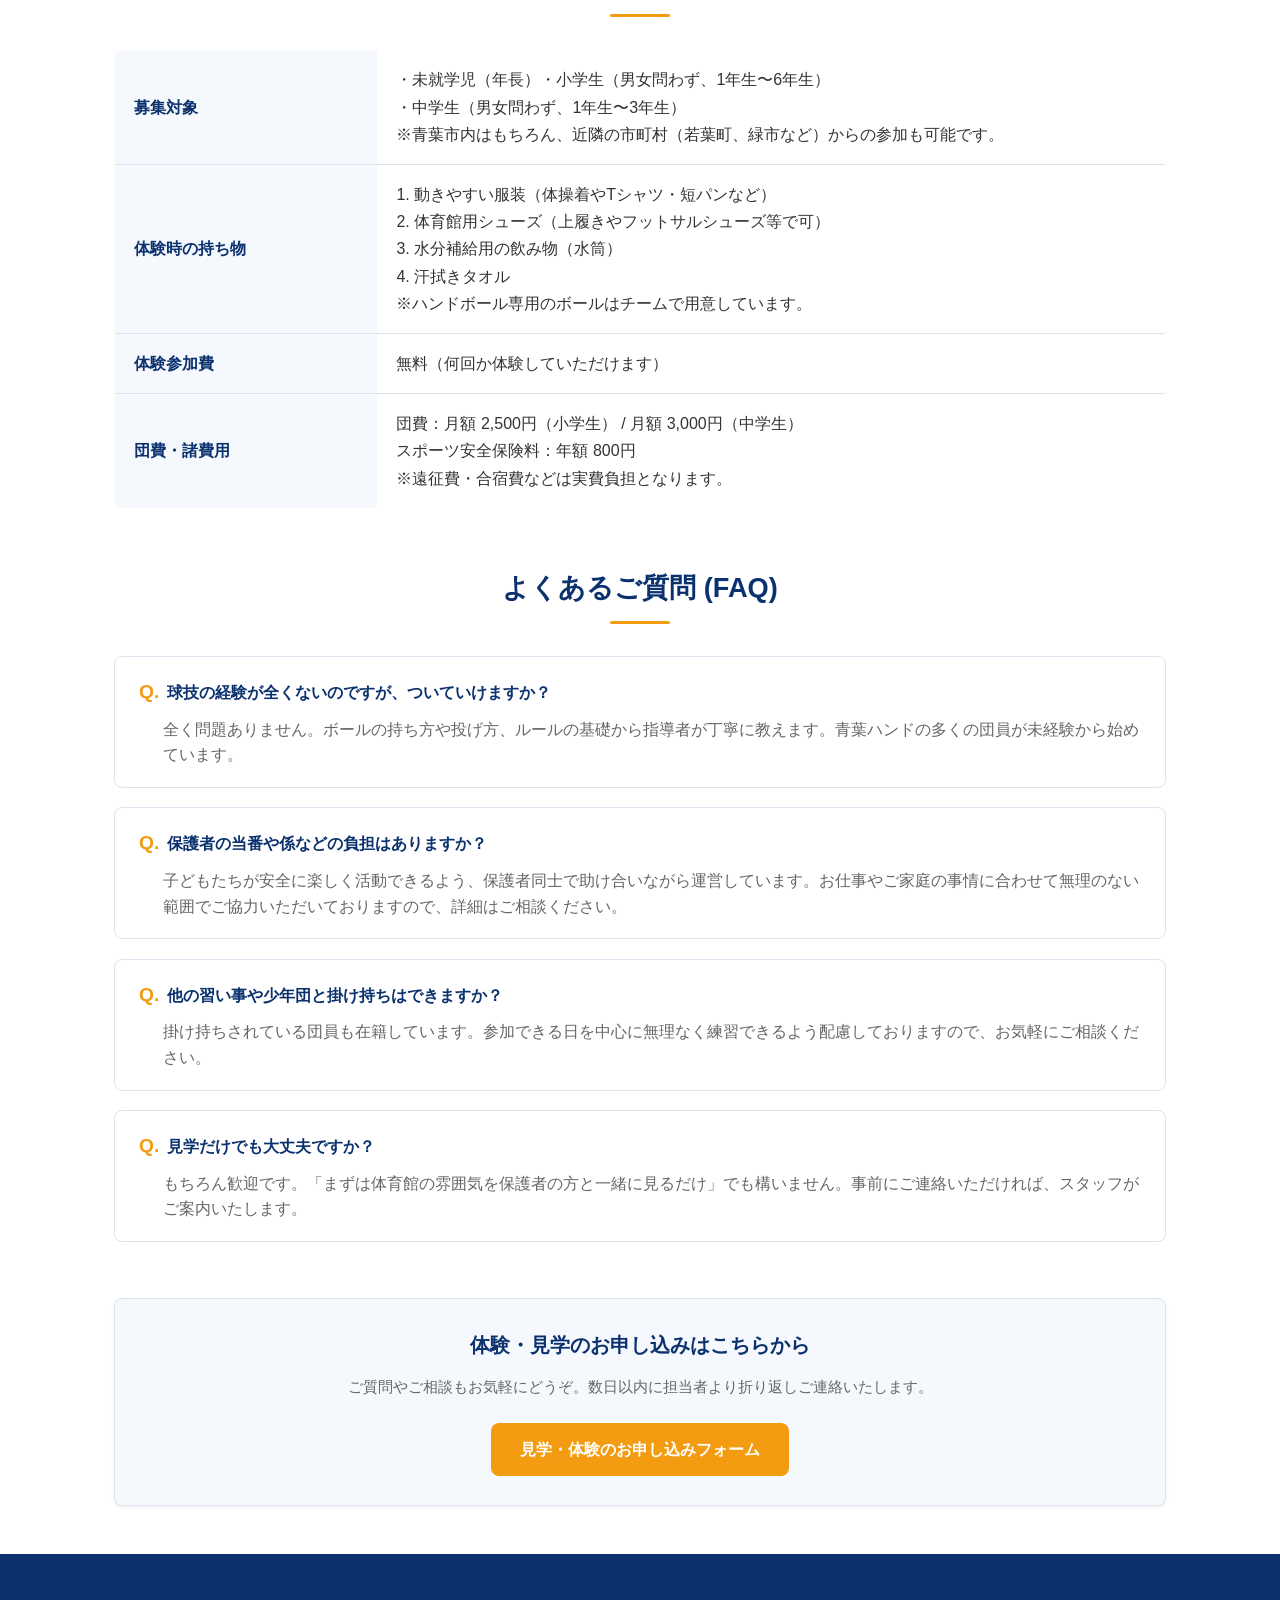
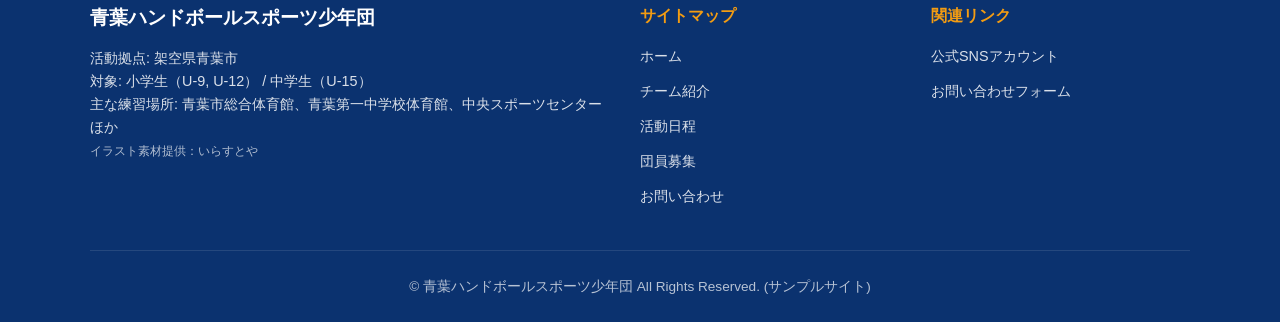
<file: recruit.html>
﻿<!DOCTYPE html>
<html lang="ja">
<head>
  <meta charset="UTF-8">
  <meta name="viewport" content="width=device-width, initial-scale=1.0">
  <title>団員募集・体験見学 | 青葉ハンドボールスポーツ少年団 (サンプルサイト)</title>
  <meta name="description" content="青葉ハンドボールスポーツ少年団では新しい仲間を募集中です！未経験大歓迎、小学生から中学生まで。無料体験・見学の詳細や持ち物、よくある質問をご案内。">
  <meta name="robots" content="noindex, nofollow">
  <meta http-equiv="Content-Security-Policy" content="default-src 'self'; script-src 'self' https://www.googletagmanager.com; connect-src 'self' https://*.google-analytics.com https://*.analytics.google.com https://*.googletagmanager.com; style-src 'self' 'unsafe-inline'; img-src 'self' data: https://*.google-analytics.com https://*.googletagmanager.com; frame-src https://calendar.google.com https://docs.google.com; object-src 'none'; base-uri 'self';">
  <link rel="stylesheet" href="css/style.css">
</head>
<body>

  <!-- ヘッダー -->
  <header class="site-header">
    <div class="header-container">
      <a href="index.html" class="site-logo">
        青葉ハンドボールスポーツ少年団
        <span>Aoba Handball Club (Sample)</span>
      </a>
      <button class="menu-toggle" aria-label="メニューを開く" aria-expanded="false">
        <span></span>
        <span></span>
        <span></span>
      </button>
      <nav>
        <ul class="nav-menu">
          <li><a href="index.html">ホーム</a></li>
          <li><a href="about.html">チーム紹介</a></li>
          <li><a href="schedule.html">活動日程</a></li>
          <li><a href="recruit.html" class="active">団員募集</a></li>
          <li><a href="contact.html" class="nav-cta">見学・お問い合わせ</a></li>
        </ul>
      </nav>
    </div>
  </header>

  <!-- ページヘッダー -->
  <div class="page-header">
    <div class="container" style="padding: 0;">
      <h1>団員募集・無料体験</h1>
      <p>新しい仲間をいつでもお待ちしています！</p>
    </div>
  </div>

  <!-- メインコンテンツ -->
  <main class="container">
    <!-- アイキャッチ -->
    <div class="image-feature">
      <div>
        <h2 style="color: var(--primary-color); margin-bottom: 1rem; font-size: 1.6rem;">
          未経験・他競技からの転向も大歓迎！
        </h2>
        <p style="color: var(--text-muted); line-height: 1.8;">
          現在所属している団員のほとんどが、ハンドボール未経験からスタートしています。<br><br>
          「運動が得意になりたい」「新しいスポーツに挑戦してみたい」「走るのが好き」<br>
          どんなきっかけでも構いません。まずは一度ボールを投げに来てみてください！
        </p>
      </div>
      <div class="image-feature-container">
        <img src="assets/images/recruit.png" alt="元気にハンドボールをプレーする選手のイラスト">
      </div>
    </div>

    <!-- 参加ステップ -->
    <section style="margin-top: 3.5rem;">
      <h2 class="section-title">見学・体験へのステップ</h2>
      <div class="grid-3">
        <div class="card" style="text-align: center;">
          <h3 style="color: var(--secondary-color);">STEP 1</h3>
          <h4 style="margin-bottom: 0.5rem; color: var(--primary-color);">日程の確認・連絡</h4>
          <p>
            「<a href="schedule.html">活動日程</a>」をご確認いただき、「<a href="contact.html">お問い合わせフォーム</a>」または公式SNSから希望日をお知らせください。
          </p>
        </div>
        <div class="card" style="text-align: center;">
          <div style="height: 100px; display: flex; align-items: center; justify-content: center; margin-bottom: 0.8rem;">
            <img src="assets/images/handball_ball.png" alt="ボール" style="max-height: 80px; object-fit: contain;">
          </div>
          <h3 style="color: var(--secondary-color);">STEP 2</h3>
          <h4 style="margin-bottom: 0.5rem; color: var(--primary-color);">体験・見学へ参加</h4>
          <p>
            運動着と体育館履きを持って会場へお越しください。準備運動からパス、シュート体験など無理のない範囲で参加できます。
          </p>
        </div>
        <div class="card" style="text-align: center;">
          <h3 style="color: var(--secondary-color);">STEP 3</h3>
          <h4 style="margin-bottom: 0.5rem; color: var(--primary-color);">入団のお申し込み</h4>
          <p>
            何度か体験して「やってみたい！」と思ったら、入団手続き（入団申込書・スポーツ安全保険加入等）をご案内します。
          </p>
        </div>
      </div>
    </section>

    <!-- 体験風景ギャラリー（イラスト版） -->
    <section style="margin-top: 3.5rem;">
      <h2 class="section-title">練習・体験の雰囲気</h2>
      <p style="text-align: center; color: var(--text-muted); margin-bottom: 1rem;">
        子どもたちが伸び伸びとプレーし、楽しく活動しています。
      </p>
      <div class="gallery-grid">
        <div class="gallery-item">
          <img src="assets/images/dance_youchien.png" alt="ウォーミングアップ">
          <div class="gallery-caption">ウォーミングアップ運動</div>
        </div>
        <div class="gallery-item">
          <img src="assets/images/undou_squat_personal_trainer_woman.png" alt="コーチによる基礎指導">
          <div class="gallery-caption">基礎トレーニング</div>
        </div>
        <div class="gallery-item">
          <img src="assets/images/handball_goal.png" alt="シュート練習">
          <div class="gallery-caption">楽しいシュート体験</div>
        </div>
        <div class="gallery-item">
          <img src="assets/images/yukata_kids_boy.png" alt="イベント・交流会">
          <div class="gallery-caption">季節のチーム交流会</div>
        </div>
      </div>
    </section>

    <!-- 募集要項テーブル -->
    <section style="margin-top: 3.5rem;">
      <h2 class="section-title">体験・募集要項</h2>
      <table class="info-table">
        <tbody>
          <tr>
            <th>募集対象</th>
            <td>
              ・未就学児（年長）・小学生（男女問わず、1年生〜6年生）<br>
              ・中学生（男女問わず、1年生〜3年生）<br>
              ※青葉市内はもちろん、近隣の市町村（若葉町、緑市など）からの参加も可能です。
            </td>
          </tr>
          <tr>
            <th>体験時の持ち物</th>
            <td>
              1. 動きやすい服装（体操着やTシャツ・短パンなど）<br>
              2. 体育館用シューズ（上履きやフットサルシューズ等で可）<br>
              3. 水分補給用の飲み物（水筒）<br>
              4. 汗拭きタオル<br>
              ※ハンドボール専用のボールはチームで用意しています。
            </td>
          </tr>
          <tr>
            <th>体験参加費</th>
            <td>無料（何回か体験していただけます）</td>
          </tr>
          <tr>
            <th>団費・諸費用</th>
            <td>
              団費：月額 2,500円（小学生） / 月額 3,000円（中学生）<br>
              スポーツ安全保険料：年額 800円<br>
              ※遠征費・合宿費などは実費負担となります。
            </td>
          </tr>
        </tbody>
      </table>
    </section>

    <!-- よくある質問 FAQ -->
    <section style="margin-top: 3.5rem;">
      <h2 class="section-title">よくあるご質問 (FAQ)</h2>
      <div class="faq-list">
        <div class="faq-item">
          <div class="faq-question">球技の経験が全くないのですが、ついていけますか？</div>
          <div class="faq-answer">
            全く問題ありません。ボールの持ち方や投げ方、ルールの基礎から指導者が丁寧に教えます。青葉ハンドの多くの団員が未経験から始めています。
          </div>
        </div>

        <div class="faq-item">
          <div class="faq-question">保護者の当番や係などの負担はありますか？</div>
          <div class="faq-answer">
            子どもたちが安全に楽しく活動できるよう、保護者同士で助け合いながら運営しています。お仕事やご家庭の事情に合わせて無理のない範囲でご協力いただいておりますので、詳細はご相談ください。
          </div>
        </div>

        <div class="faq-item">
          <div class="faq-question">他の習い事や少年団と掛け持ちはできますか？</div>
          <div class="faq-answer">
            掛け持ちされている団員も在籍しています。参加できる日を中心に無理なく練習できるよう配慮しておりますので、お気軽にご相談ください。
          </div>
        </div>

        <div class="faq-item">
          <div class="faq-question">見学だけでも大丈夫ですか？</div>
          <div class="faq-answer">
            もちろん歓迎です。「まずは体育館の雰囲気を保護者の方と一緒に見るだけ」でも構いません。事前にご連絡いただければ、スタッフがご案内いたします。
          </div>
        </div>
      </div>
    </section>

    <!-- 参加申し込みボタン -->
    <section style="margin-top: 3.5rem; text-align: center;">
      <div class="card" style="background-color: var(--bg-light);">
        <h3 style="margin-bottom: 0.8rem;">体験・見学のお申し込みはこちらから</h3>
        <p style="margin-bottom: 1.5rem; color: var(--text-muted);">
          ご質問やご相談もお気軽にどうぞ。数日以内に担当者より折り返しご連絡いたします。
        </p>
        <a href="contact.html" class="btn btn-primary">見学・体験のお申し込みフォーム</a>
      </div>
    </section>
  </main>

  <!-- フッター -->
  <footer class="site-footer">
    <div class="footer-container">
      <div class="footer-info">
        <h3>青葉ハンドボールスポーツ少年団</h3>
        <p>
          活動拠点: 架空県青葉市<br>
          対象: 小学生（U-9, U-12） / 中学生（U-15）<br>
          主な練習場所: 青葉市総合体育館、青葉第一中学校体育館、中央スポーツセンター ほか<br>
          <small style="opacity: 0.8;">イラスト素材提供：いらすとや</small>
        </p>
      </div>
      <div class="footer-links">
        <h4>サイトマップ</h4>
        <ul>
          <li><a href="index.html">ホーム</a></li>
          <li><a href="about.html">チーム紹介</a></li>
          <li><a href="schedule.html">活動日程</a></li>
          <li><a href="recruit.html">団員募集</a></li>
          <li><a href="contact.html">お問い合わせ</a></li>
        </ul>
      </div>
      <div class="footer-links">
        <h4>関連リンク</h4>
        <ul>
          <li><a href="https://example.com/instagram" target="_blank" rel="noopener noreferrer">公式SNSアカウント</a></li>
          <li><a href="contact.html">お問い合わせフォーム</a></li>
        </ul>
      </div>
    </div>
    <div class="footer-bottom">
      <p>&copy; 青葉ハンドボールスポーツ少年団 All Rights Reserved. (サンプルサイト)</p>
    </div>
  </footer>

  <script src="js/main.js"></script>
</body>
</html>
</file>
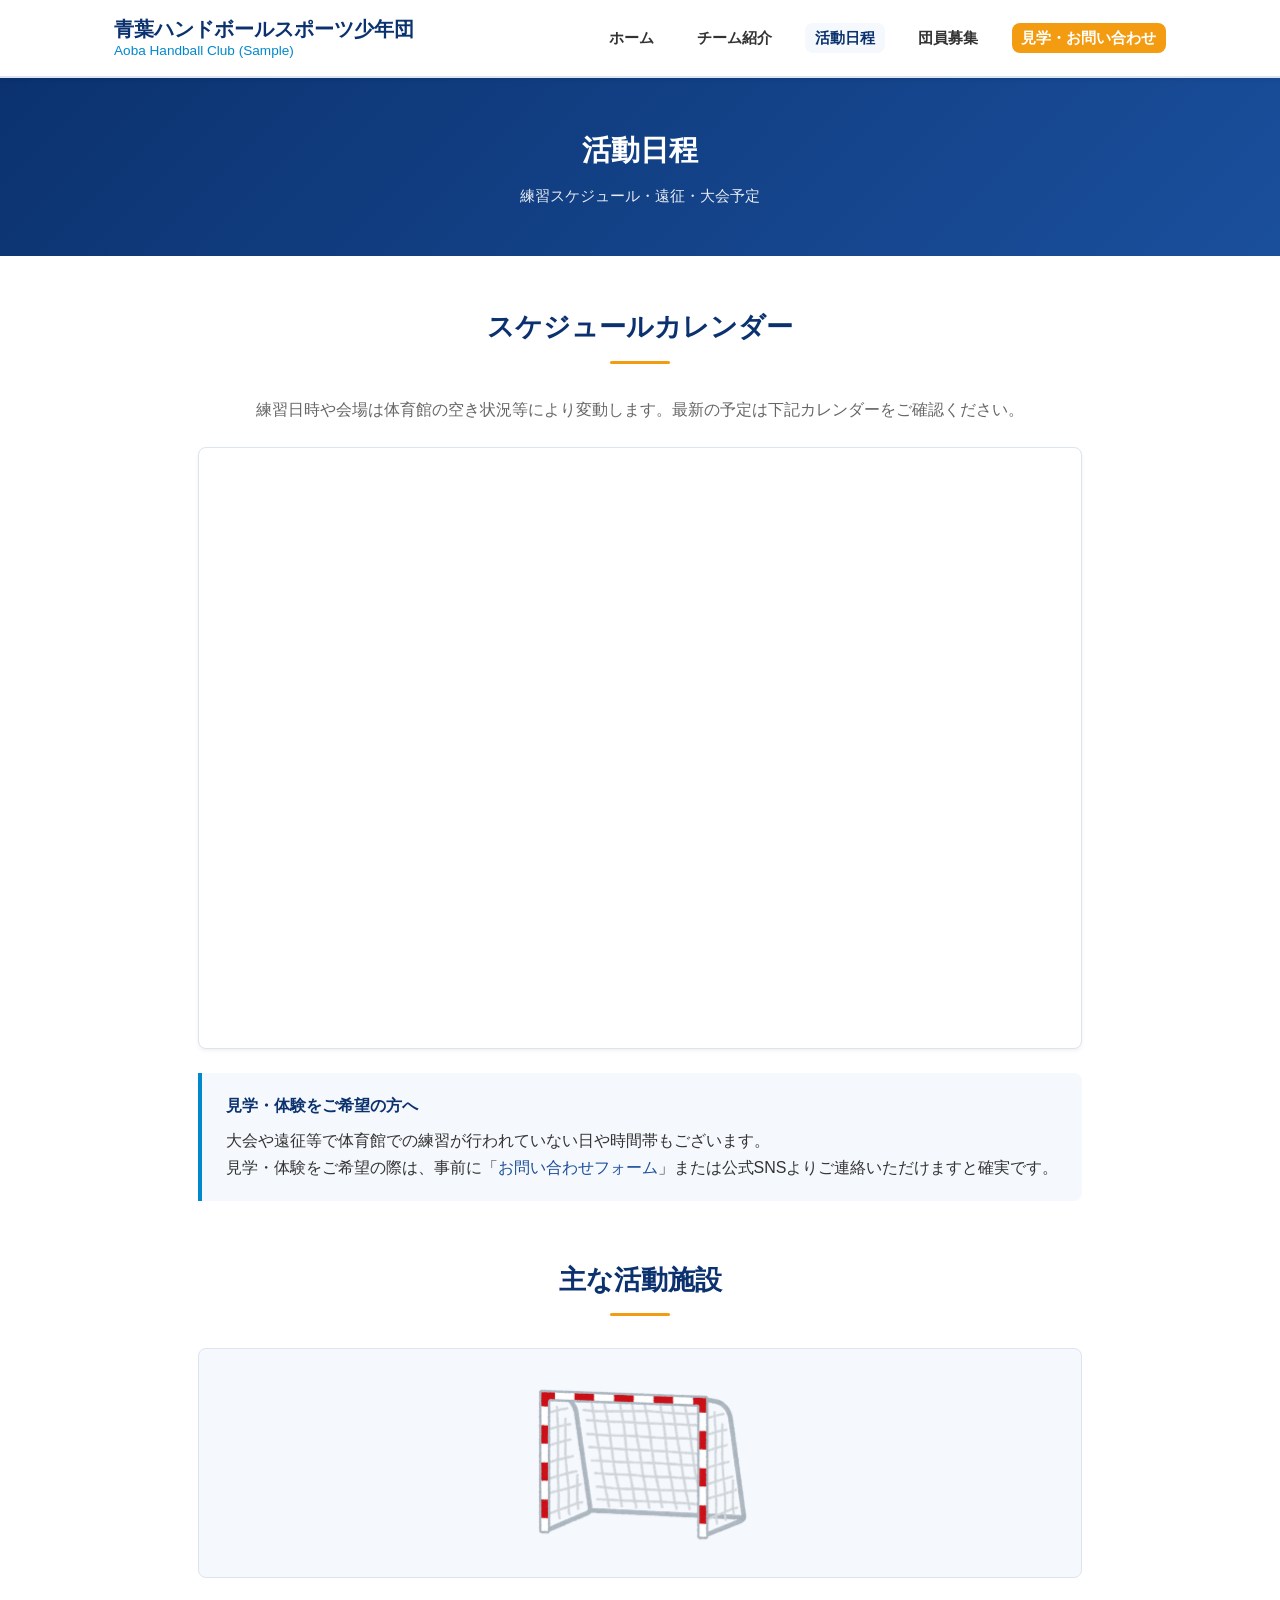
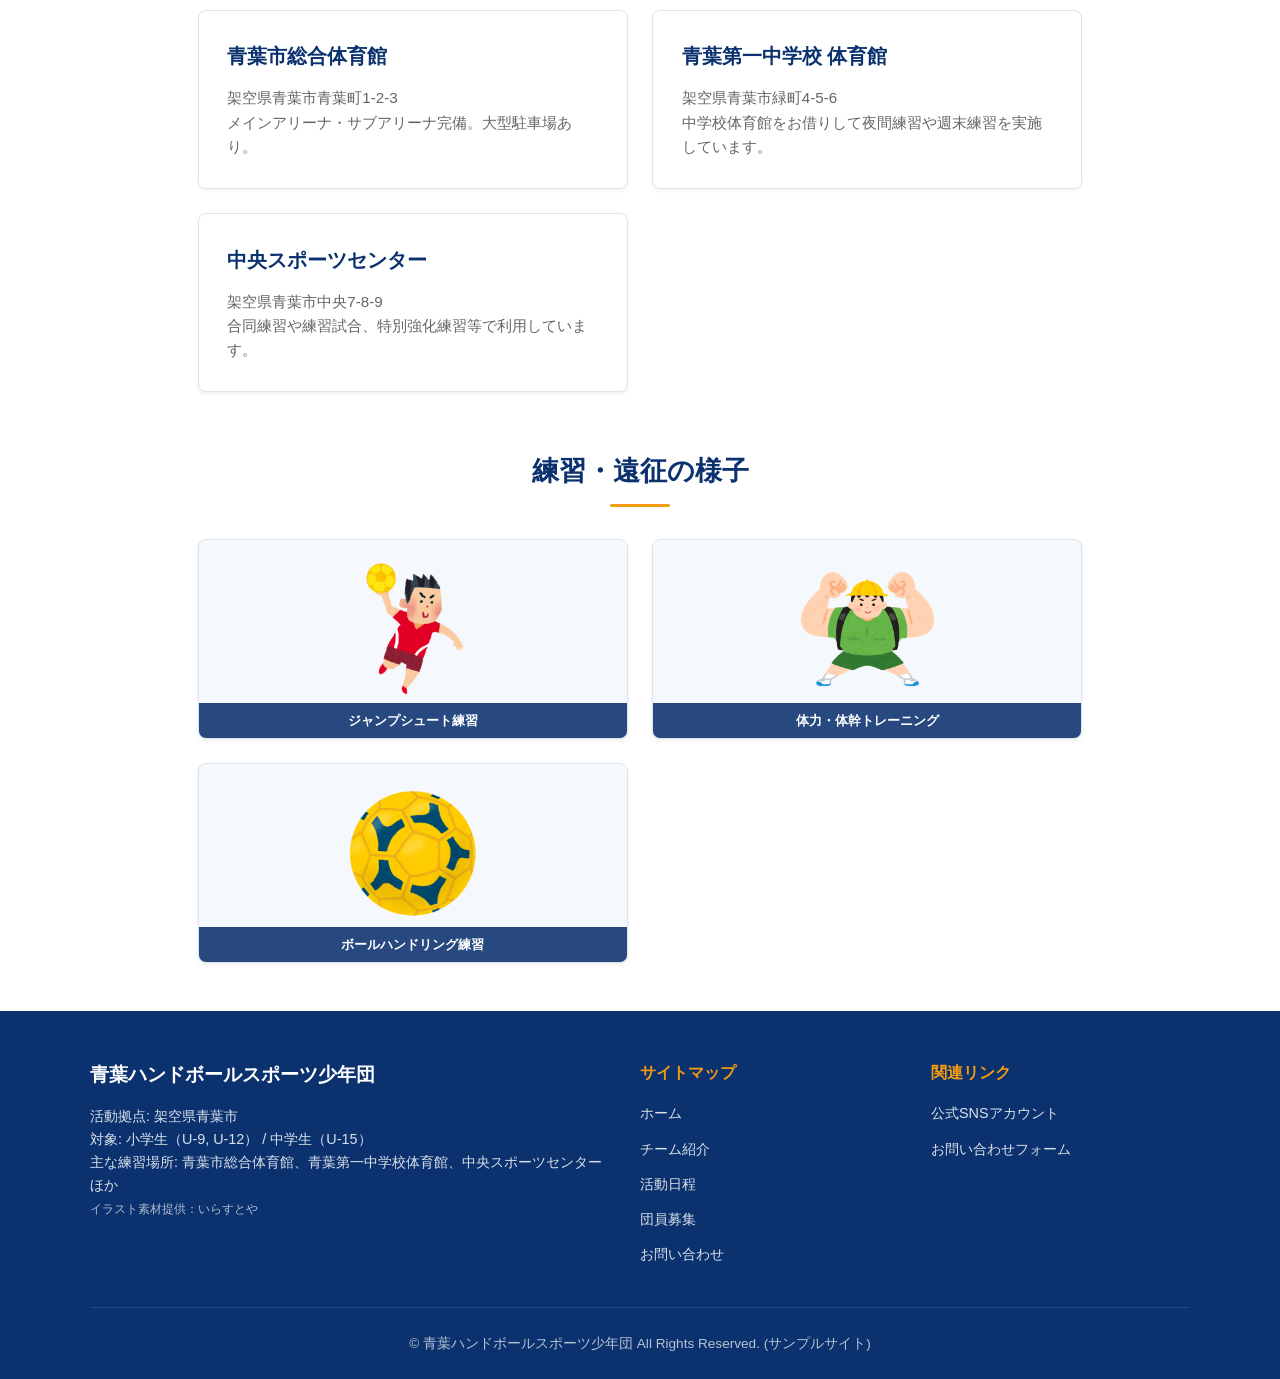
<file: schedule.html>
﻿<!DOCTYPE html>
<html lang="ja">
<head>
  <meta charset="UTF-8">
  <meta name="viewport" content="width=device-width, initial-scale=1.0">
  <title>活動日程 | 青葉ハンドボールスポーツ少年団 (サンプルサイト)</title>
  <meta name="description" content="青葉ハンドボールスポーツ少年団の月間練習予定・大会・遠征スケジュールです。Googleカレンダーで随時更新しています。">
  <meta name="robots" content="noindex, nofollow">
  <meta http-equiv="Content-Security-Policy" content="default-src 'self'; script-src 'self' https://www.googletagmanager.com; connect-src 'self' https://*.google-analytics.com https://*.analytics.google.com https://*.googletagmanager.com; style-src 'self' 'unsafe-inline'; img-src 'self' data: https://*.google-analytics.com https://*.googletagmanager.com; frame-src https://calendar.google.com https://docs.google.com; object-src 'none'; base-uri 'self';">
  <link rel="stylesheet" href="css/style.css">
</head>
<body>

  <!-- ヘッダー -->
  <header class="site-header">
    <div class="header-container">
      <a href="index.html" class="site-logo">
        青葉ハンドボールスポーツ少年団
        <span>Aoba Handball Club (Sample)</span>
      </a>
      <button class="menu-toggle" aria-label="メニューを開く" aria-expanded="false">
        <span></span>
        <span></span>
        <span></span>
      </button>
      <nav>
        <ul class="nav-menu">
          <li><a href="index.html">ホーム</a></li>
          <li><a href="about.html">チーム紹介</a></li>
          <li><a href="schedule.html" class="active">活動日程</a></li>
          <li><a href="recruit.html">団員募集</a></li>
          <li><a href="contact.html" class="nav-cta">見学・お問い合わせ</a></li>
        </ul>
      </nav>
    </div>
  </header>

  <!-- ページヘッダー -->
  <div class="page-header">
    <div class="container" style="padding: 0;">
      <h1>活動日程</h1>
      <p>練習スケジュール・遠征・大会予定</p>
    </div>
  </div>

  <!-- メインコンテンツ -->
  <main class="container">
    <section>
      <h2 class="section-title">スケジュールカレンダー</h2>
      <p style="text-align: center; color: var(--text-muted); margin-bottom: 1.5rem;">
        練習日時や会場は体育館の空き状況等により変動します。最新の予定は下記カレンダーをご確認ください。
      </p>

      <!-- Googleカレンダー埋め込み枠 -->
      <div class="embed-wrapper">
        <iframe 
          src="https://calendar.google.com/calendar/embed?src=53bd37c124fd3c6c1b570631bff959fa214ef3bc0a01b72ec4e939d9afa3e68a%40group.calendar.google.com&ctz=Asia%2FTokyo" 
          style="border: 0" 
          width="100%" 
          height="600" 
          frameborder="0" 
          scrolling="no" 
          loading="lazy"
          referrerpolicy="no-referrer-when-downgrade"
          title="練習スケジュールカレンダー">
        </iframe>
      </div>

      <div class="info-box" style="margin-top: 1.5rem;">
        <h4>見学・体験をご希望の方へ</h4>
        <p>
          大会や遠征等で体育館での練習が行われていない日や時間帯もございます。<br>
          見学・体験をご希望の際は、事前に「<a href="contact.html">お問い合わせフォーム</a>」または公式SNSよりご連絡いただけますと確実です。
        </p>
      </div>
    </section>

    <!-- 練習拠点案内 -->
    <section style="margin-top: 3.5rem;">
      <h2 class="section-title">主な活動施設</h2>
      <div style="margin-bottom: 2rem; background-color: var(--bg-light); border-radius: var(--radius); padding: 1.5rem; text-align: center; border: 1px solid var(--border-color);">
        <img src="assets/images/handball_goal.png" alt="ハンドボールゴール" style="max-height: 180px; width: auto; object-fit: contain;">
      </div>
      <div class="grid-3">
        <div class="card">
          <h3>青葉市総合体育館</h3>
          <p>
            架空県青葉市青葉町1-2-3<br>
            メインアリーナ・サブアリーナ完備。大型駐車場あり。
          </p>
        </div>
        <div class="card">
          <h3>青葉第一中学校 体育館</h3>
          <p>
            架空県青葉市緑町4-5-6<br>
            中学校体育館をお借りして夜間練習や週末練習を実施しています。
          </p>
        </div>
        <div class="card">
          <h3>中央スポーツセンター</h3>
          <p>
            架空県青葉市中央7-8-9<br>
            合同練習や練習試合、特別強化練習等で利用しています。
          </p>
        </div>
      </div>
    </section>

    <!-- 練習風景スナップ（イラスト版） -->
    <section style="margin-top: 3.5rem;">
      <h2 class="section-title">練習・遠征の様子</h2>
      <div class="grid-3">
        <div class="gallery-item">
          <img src="assets/images/olympic28_handball.png" alt="シュート練習">
          <div class="gallery-caption">ジャンプシュート練習</div>
        </div>
        <div class="gallery-item">
          <img src="assets/images/u-12.png" alt="体力・筋力トレーニング">
          <div class="gallery-caption">体力・体幹トレーニング</div>
        </div>
        <div class="gallery-item">
          <img src="assets/images/handball_ball.png" alt="ボールハンドリング">
          <div class="gallery-caption">ボールハンドリング練習</div>
        </div>
      </div>
    </section>
  </main>

  <!-- フッター -->
  <footer class="site-footer">
    <div class="footer-container">
      <div class="footer-info">
        <h3>青葉ハンドボールスポーツ少年団</h3>
        <p>
          活動拠点: 架空県青葉市<br>
          対象: 小学生（U-9, U-12） / 中学生（U-15）<br>
          主な練習場所: 青葉市総合体育館、青葉第一中学校体育館、中央スポーツセンター ほか<br>
          <small style="opacity: 0.8;">イラスト素材提供：いらすとや</small>
        </p>
      </div>
      <div class="footer-links">
        <h4>サイトマップ</h4>
        <ul>
          <li><a href="index.html">ホーム</a></li>
          <li><a href="about.html">チーム紹介</a></li>
          <li><a href="schedule.html">活動日程</a></li>
          <li><a href="recruit.html">団員募集</a></li>
          <li><a href="contact.html">お問い合わせ</a></li>
        </ul>
      </div>
      <div class="footer-links">
        <h4>関連リンク</h4>
        <ul>
          <li><a href="https://example.com/instagram" target="_blank" rel="noopener noreferrer">公式SNSアカウント</a></li>
          <li><a href="contact.html">お問い合わせフォーム</a></li>
        </ul>
      </div>
    </div>
    <div class="footer-bottom">
      <p>&copy; 青葉ハンドボールスポーツ少年団 All Rights Reserved. (サンプルサイト)</p>
    </div>
  </footer>

  <script src="js/main.js"></script>
</body>
</html>
</file>
<file: css/style.css>
/* ==========================================================================
   青葉ハンドボールスポーツ少年団 公式Webサイト スタイルシート (サンプル)
   ========================================================================== */

:root {
  --primary-color: #0b326f;       /* ディープネイビー */
  --primary-light: #1a4f9c;       /* ライトネイビー */
  --secondary-color: #0088cc;     /* アクティブブルー */
  --accent-color: #f39c12;        /* アクセントゴールド/イエロー */
  --accent-hover: #d68910;
  --text-main: #333333;           /* メインテキスト色 */
  --text-muted: #666666;          /* 補助テキスト色 */
  --bg-light: #f5f8fc;            /* 薄い背景色 */
  --bg-white: #ffffff;            /* 白背景 */
  --border-color: #dbe4ef;        /* 境界線 */
  --shadow-sm: 0 2px 4px rgba(0, 0, 0, 0.06);
  --shadow-md: 0 4px 12px rgba(0, 0, 0, 0.08);
  --font-base: "Helvetica Neue", Arial, "Hiragino Kaku Gothic ProN", "Hiragino Sans", Meiryo, sans-serif;
  --max-width: 1100px;
  --radius: 8px;
}

* {
  box-sizing: border-box;
  margin: 0;
  padding: 0;
}

body {
  font-family: var(--font-base);
  color: var(--text-main);
  background-color: var(--bg-white);
  line-height: 1.7;
  display: flex;
  flex-direction: column;
  min-height: 100vh;
}

a {
  color: var(--primary-light);
  text-decoration: none;
  transition: opacity 0.2s ease, color 0.2s ease;
}

a:hover {
  opacity: 0.85;
}

img {
  max-width: 100%;
  height: auto;
  vertical-align: middle;
}

ul, ol {
  padding-left: 1.5rem;
}

/* ヘッダー */
.site-header {
  background-color: var(--bg-white);
  border-bottom: 2px solid var(--border-color);
  position: sticky;
  top: 0;
  z-index: 1000;
  box-shadow: var(--shadow-sm);
}

.header-container {
  max-width: var(--max-width);
  margin: 0 auto;
  padding: 1rem 1.5rem;
  display: flex;
  align-items: center;
  justify-content: space-between;
}

.site-logo {
  font-size: 1.25rem;
  font-weight: 700;
  color: var(--primary-color);
  line-height: 1.3;
}

.site-logo span {
  display: block;
  font-size: 0.85rem;
  color: var(--secondary-color);
  font-weight: 500;
}

.nav-menu {
  display: flex;
  list-style: none;
  gap: 1.5rem;
  padding-left: 0;
  align-items: center;
}

.nav-menu a {
  color: var(--text-main);
  font-weight: 600;
  font-size: 0.95rem;
  padding: 0.4rem 0.6rem;
  border-radius: var(--radius);
  transition: all 0.2s ease;
}

.nav-menu a:hover,
.nav-menu a.active {
  color: var(--primary-color);
  background-color: var(--bg-light);
}

.nav-cta {
  background-color: var(--accent-color) !important;
  color: #ffffff !important;
}

.nav-cta:hover {
  background-color: var(--accent-hover) !important;
}

/* スマホ用ハンバーガーメニューボタン */
.menu-toggle {
  display: none;
  background: none;
  border: none;
  cursor: pointer;
  padding: 0.5rem;
  flex-direction: column;
  gap: 5px;
}

.menu-toggle span {
  display: block;
  width: 24px;
  height: 2px;
  background-color: var(--primary-color);
  transition: all 0.3s ease;
}

/* メインコンテンツ */
main {
  flex: 1;
}

.container {
  max-width: var(--max-width);
  margin: 0 auto;
  padding: 3rem 1.5rem;
}

/* ヒーローセクション */
.hero {
  background: linear-gradient(135deg, var(--primary-color) 0%, var(--primary-light) 60%, var(--secondary-color) 100%);
  color: #ffffff;
  padding: 4rem 1.5rem;
  text-align: center;
}

.hero-visual {
  display: flex;
  justify-content: center;
  align-items: center;
  gap: 2rem;
  margin-bottom: 1.5rem;
}

.hero-illust-circle {
  width: 140px;
  height: 140px;
  background-color: rgba(255, 255, 255, 0.95);
  border-radius: 50%;
  display: flex;
  align-items: center;
  justify-content: center;
  box-shadow: 0 4px 15px rgba(0, 0, 0, 0.2);
  padding: 15px;
}

.hero-illust-circle img {
  max-width: 100%;
  max-height: 100%;
  object-fit: contain;
}

.hero-title {
  font-size: 2.2rem;
  font-weight: 700;
  margin-bottom: 1rem;
  letter-spacing: 0.05em;
}

.hero-subtitle {
  font-size: 1.15rem;
  opacity: 0.95;
  margin-bottom: 2rem;
  line-height: 1.6;
}

.hero-actions {
  display: flex;
  justify-content: center;
  gap: 1rem;
  flex-wrap: wrap;
}

/* 汎用ページヘッダー */
.page-header {
  background: linear-gradient(135deg, var(--primary-color) 0%, var(--primary-light) 100%);
  color: #ffffff;
  padding: 3rem 1.5rem;
  text-align: center;
}

.page-header h1 {
  font-size: 1.8rem;
  margin-bottom: 0.5rem;
}

.page-header p {
  font-size: 0.95rem;
  opacity: 0.9;
}

/* ボタン */
.btn {
  display: inline-block;
  padding: 0.8rem 1.8rem;
  border-radius: var(--radius);
  font-weight: 700;
  font-size: 1rem;
  text-align: center;
  border: none;
  cursor: pointer;
  transition: all 0.2s ease;
}

.btn-primary {
  background-color: var(--accent-color);
  color: #ffffff;
}

.btn-primary:hover {
  background-color: var(--accent-hover);
  color: #ffffff;
}

.btn-secondary {
  background-color: #ffffff;
  color: var(--primary-color);
}

.btn-secondary:hover {
  background-color: var(--bg-light);
  color: var(--primary-color);
}

.btn-outline {
  border: 2px solid var(--primary-color);
  color: var(--primary-color);
  background-color: transparent;
}

.btn-outline:hover {
  background-color: var(--primary-color);
  color: #ffffff;
}

/* セクション見出し */
.section-title {
  font-size: 1.7rem;
  color: var(--primary-color);
  text-align: center;
  margin-bottom: 2rem;
  position: relative;
  padding-bottom: 0.8rem;
}

.section-title::after {
  content: "";
  position: absolute;
  bottom: 0;
  left: 50%;
  transform: translateX(-50%);
  width: 60px;
  height: 3px;
  background-color: var(--accent-color);
  border-radius: 2px;
}

/* グリッドレイアウト */
.grid-3 {
  display: grid;
  grid-template-columns: repeat(auto-fit, minmax(280px, 1fr));
  gap: 1.5rem;
  margin-top: 2rem;
}

.grid-2 {
  display: grid;
  grid-template-columns: repeat(auto-fit, minmax(320px, 1fr));
  gap: 2rem;
  margin-top: 2rem;
}

/* カード */
.card {
  background-color: var(--bg-white);
  border: 1px solid var(--border-color);
  border-radius: var(--radius);
  padding: 1.8rem;
  box-shadow: var(--shadow-sm);
  transition: transform 0.2s ease, box-shadow 0.2s ease;
  overflow: hidden;
}

.card:hover {
  transform: translateY(-3px);
  box-shadow: var(--shadow-md);
}

.card-img-container {
  height: 150px;
  background-color: var(--bg-light);
  border-radius: calc(var(--radius) - 2px) calc(var(--radius) - 2px) 0 0;
  margin: -1.8rem -1.8rem 1.2rem -1.8rem;
  display: flex;
  align-items: center;
  justify-content: center;
  padding: 1rem;
}

.card-img-container img {
  max-height: 100%;
  max-width: 100%;
  object-fit: contain;
}

.card h3 {
  font-size: 1.25rem;
  color: var(--primary-color);
  margin-bottom: 0.8rem;
}

.card p {
  color: var(--text-muted);
  font-size: 0.95rem;
  line-height: 1.6;
}

/* フォトギャラリー グリッド */
.gallery-grid {
  display: grid;
  grid-template-columns: repeat(auto-fill, minmax(220px, 1fr));
  gap: 1.2rem;
  margin-top: 1.5rem;
}

.gallery-item {
  position: relative;
  border-radius: var(--radius);
  box-shadow: var(--shadow-sm);
  background-color: var(--bg-light);
  border: 1px solid var(--border-color);
  padding: 1.2rem 1.2rem 2.5rem;
  height: 200px;
  display: flex;
  align-items: center;
  justify-content: center;
  overflow: hidden;
}

.gallery-item img {
  max-width: 100%;
  max-height: 100%;
  object-fit: contain;
  transition: transform 0.3s ease;
}

.gallery-item:hover img {
  transform: scale(1.08);
}

.gallery-caption {
  position: absolute;
  bottom: 0;
  left: 0;
  right: 0;
  padding: 0.4rem 0.6rem;
  background: rgba(11, 50, 111, 0.88);
  color: #ffffff;
  font-size: 0.82rem;
  font-weight: 600;
  text-align: center;
}

/* アイキャッチ付きセクション */
.image-feature {
  display: grid;
  grid-template-columns: 1fr 1fr;
  gap: 2.5rem;
  align-items: center;
  margin: 2.5rem 0;
}

.image-feature-container {
  height: 240px;
  background-color: var(--bg-light);
  border-radius: var(--radius);
  border: 1px solid var(--border-color);
  display: flex;
  align-items: center;
  justify-content: center;
  padding: 1.5rem;
  box-shadow: var(--shadow-sm);
}

.image-feature-container img {
  max-height: 100%;
  max-width: 100%;
  object-fit: contain;
}

/* お知らせリスト */
.news-list {
  list-style: none;
  padding-left: 0;
  border-top: 1px solid var(--border-color);
}

.news-item {
  display: flex;
  gap: 1.5rem;
  padding: 1rem 0;
  border-bottom: 1px solid var(--border-color);
  align-items: baseline;
}

.news-date {
  font-size: 0.9rem;
  color: var(--text-muted);
  font-weight: 600;
  white-space: nowrap;
}

.news-tag {
  background-color: var(--bg-light);
  color: var(--primary-light);
  font-size: 0.8rem;
  padding: 0.2rem 0.5rem;
  border-radius: 4px;
  font-weight: 600;
  white-space: nowrap;
}

.news-content {
  font-size: 0.95rem;
}

/* テーブルスタイル */
.info-table {
  width: 100%;
  border-collapse: collapse;
  margin-top: 1.5rem;
  background-color: var(--bg-white);
  border-radius: var(--radius);
  overflow: hidden;
  border: 1px solid var(--border-color);
}

.info-table th,
.info-table td {
  padding: 1rem 1.2rem;
  text-align: left;
  border-bottom: 1px solid var(--border-color);
}

.info-table th {
  background-color: var(--bg-light);
  color: var(--primary-color);
  width: 25%;
  font-weight: 700;
  white-space: nowrap;
}

.info-table tr:last-child th,
.info-table tr:last-child td {
  border-bottom: none;
}

/* 埋め込みラッパー（レスポンシブ） */
.embed-wrapper {
  position: relative;
  width: 100%;
  min-height: 550px;
  border: 1px solid var(--border-color);
  border-radius: var(--radius);
  overflow: hidden;
  box-shadow: var(--shadow-sm);
  background-color: var(--bg-white);
}

.embed-wrapper iframe {
  width: 100%;
  height: 600px;
  border: 0;
  display: block;
}

.embed-fallback {
  padding: 2rem;
  text-align: center;
  background-color: var(--bg-light);
  border: 1px dashed var(--border-color);
  border-radius: var(--radius);
  margin-top: 1rem;
}

/* よくある質問 FAQ */
.faq-list {
  display: flex;
  flex-direction: column;
  gap: 1.2rem;
  margin-top: 1.5rem;
}

.faq-item {
  background-color: var(--bg-white);
  border: 1px solid var(--border-color);
  border-radius: var(--radius);
  padding: 1.2rem 1.5rem;
}

.faq-question {
  font-weight: 700;
  color: var(--primary-color);
  margin-bottom: 0.5rem;
  display: flex;
  align-items: baseline;
  gap: 0.5rem;
}

.faq-question::before {
  content: "Q.";
  color: var(--accent-color);
  font-size: 1.2rem;
}

.faq-answer {
  color: var(--text-muted);
  line-height: 1.6;
  padding-left: 1.5rem;
}

/* インフォメーションボックス */
.info-box {
  background-color: var(--bg-light);
  border-left: 4px solid var(--secondary-color);
  padding: 1.2rem 1.5rem;
  border-radius: 0 var(--radius) var(--radius) 0;
  margin: 1.5rem 0;
}

.info-box h4 {
  color: var(--primary-color);
  margin-bottom: 0.5rem;
}

/* サンプル注記テキスト */
.sample-notice {
  font-size: 0.85rem;
  color: var(--text-muted);
  text-align: center;
  margin-top: 0.5rem;
}

/* フッター */
.site-footer {
  background-color: var(--primary-color);
  color: #ffffff;
  padding: 3rem 1.5rem 1.5rem;
  margin-top: auto;
}

.footer-container {
  max-width: var(--max-width);
  margin: 0 auto;
  display: grid;
  grid-template-columns: 2fr 1fr 1fr;
  gap: 2rem;
  margin-bottom: 2rem;
}

.footer-info h3 {
  font-size: 1.2rem;
  margin-bottom: 0.8rem;
}

.footer-info p {
  font-size: 0.9rem;
  opacity: 0.85;
  line-height: 1.6;
}

.footer-links h4 {
  font-size: 1rem;
  margin-bottom: 0.8rem;
  color: var(--accent-color);
}

.footer-links ul {
  list-style: none;
  padding-left: 0;
}

.footer-links li {
  margin-bottom: 0.5rem;
}

.footer-links a {
  color: #ffffff;
  opacity: 0.85;
  font-size: 0.9rem;
}

.footer-links a:hover {
  opacity: 1;
  text-decoration: underline;
}

.footer-bottom {
  max-width: var(--max-width);
  margin: 0 auto;
  padding-top: 1.5rem;
  border-top: 1px solid rgba(255, 255, 255, 0.15);
  text-align: center;
  font-size: 0.85rem;
  opacity: 0.7;
}

/* レスポンシブ対応 */
@media (max-width: 768px) {
  .menu-toggle {
    display: flex;
  }

  .nav-menu {
    position: fixed;
    top: 70px;
    left: -100%;
    flex-direction: column;
    background-color: var(--bg-white);
    width: 100%;
    padding: 1.5rem 2rem;
    box-shadow: var(--shadow-md);
    transition: left 0.3s ease;
    align-items: stretch;
    gap: 1rem;
  }

  .nav-menu.open {
    left: 0;
  }

  .hero-visual {
    gap: 1rem;
  }

  .hero-illust-circle {
    width: 100px;
    height: 100px;
    padding: 10px;
  }

  .hero-title {
    font-size: 1.6rem;
  }

  .hero-subtitle {
    font-size: 1rem;
  }

  .image-feature {
    grid-template-columns: 1fr;
    gap: 1.5rem;
  }

  .image-feature-container {
    height: 180px;
  }

  .info-table th,
  .info-table td {
    display: block;
    width: 100%;
  }

  .info-table th {
    background-color: var(--bg-light);
    border-bottom: none;
    padding-bottom: 0.4rem;
  }

  .info-table td {
    padding-top: 0.4rem;
  }

  .footer-container {
    grid-template-columns: 1fr;
    gap: 1.5rem;
  }

  .news-item {
    flex-direction: column;
    gap: 0.3rem;
  }
}
</file>
